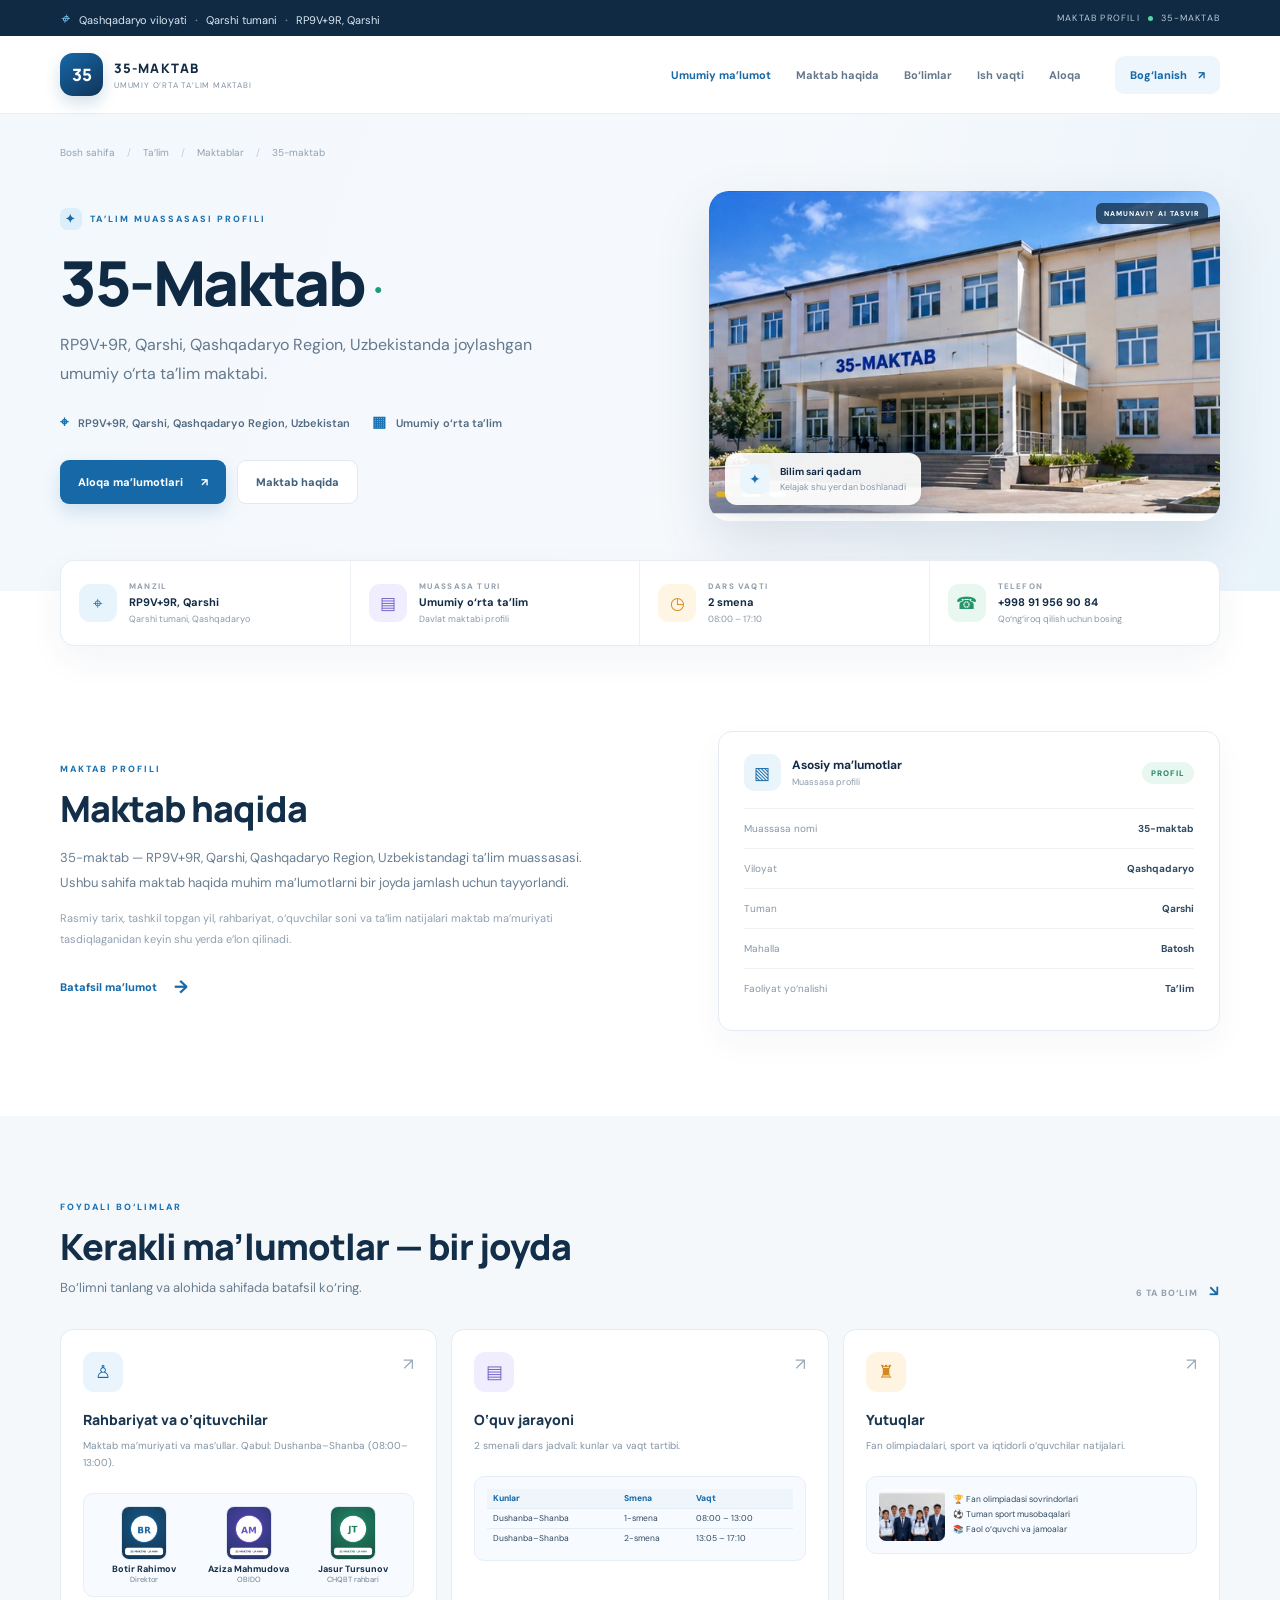
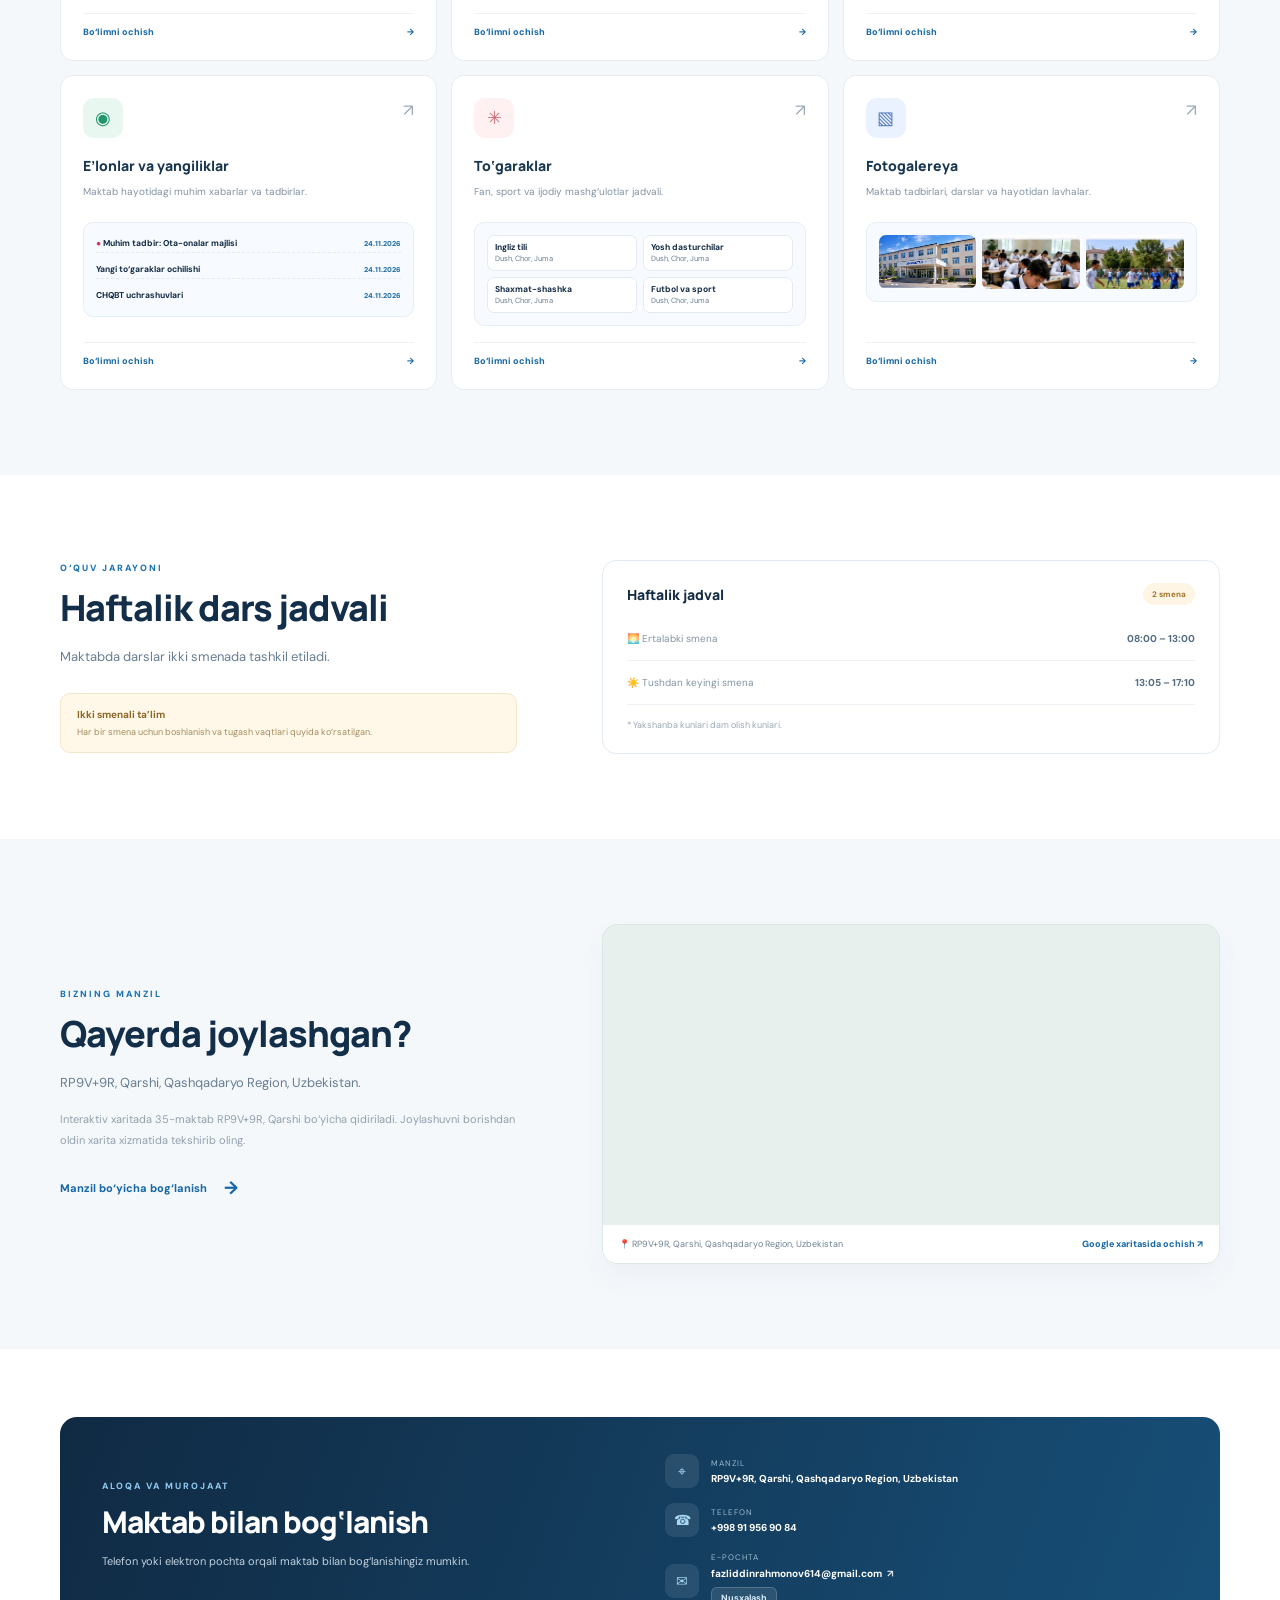
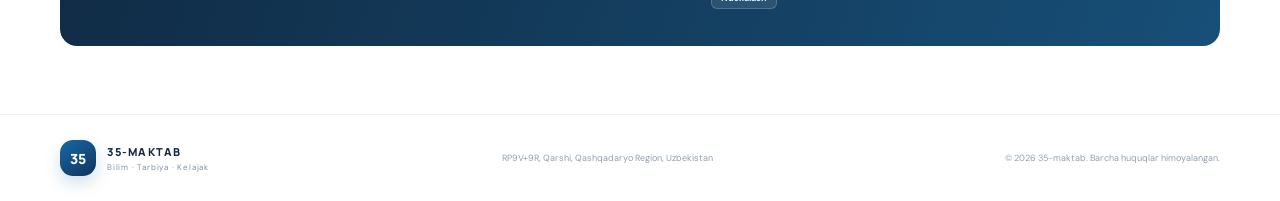
<file: index.html>
<!doctype html>
<html lang="uz">
<head>
<meta charset="utf-8"><meta name="viewport" content="width=device-width,initial-scale=1">
<meta name="description" content="RP9V+9R, Qarshi, Qashqadaryo Region, Uzbekistandagi 35-maktab haqida ma’lumot, aloqa, ta’lim, e’lonlar va fotogalereya.">
<meta name="theme-color" content="#102a43">
<title>35-Maktab — RP9V+9R, Qarshi, Qashqadaryo Region, Uzbekistan</title>
<link rel="icon" href="assets/favicon.svg" type="image/svg+xml">
<link rel="preconnect" href="https://fonts.googleapis.com"><link rel="preconnect" href="https://fonts.gstatic.com" crossorigin>
<link href="https://fonts.googleapis.com/css2?family=DM+Sans:wght@400;500;600;700;800&family=Manrope:wght@400;500;600;700;800&display=swap" rel="stylesheet">
<link rel="stylesheet" href="style.css">
</head>
<body>
<div class="topline"><div class="wrap topinner"><span><i class="pin">⌖</i> Qashqadaryo viloyati <b>·</b> Qarshi tumani <b>·</b> RP9V+9R, Qarshi</span><span class="topright">MAKTAB PROFILI <b class="dot"></b> 35-MAKTAB</span></div></div>
<header class="header"><div class="wrap nav">
<a class="brand" href="index.html"><span class="brandmark">35</span><span class="brandtext"><strong>35-MAKTAB</strong><small>UMUMIY O‘RTA TA’LIM MAKTABI</small></span></a>
<button class="menu" id="menuBtn" aria-label="Menyuni ochish" aria-expanded="false">☰</button>
<nav id="navlinks"><a class="active" href="#overview">Umumiy ma’lumot</a><a href="#about">Maktab haqida</a><a href="#directions">Bo‘limlar</a><a href="#hours">Ish vaqti</a><a href="#contact">Aloqa</a></nav>
<a class="header-cta" href="#contact">Bog‘lanish <span>↗</span></a>
</div></header>
<main>
<section class="hero" id="overview"><div class="wrap">
<div class="crumb">Bosh sahifa <span>/</span> Ta’lim <span>/</span> Maktablar <span>/</span> 35-maktab</div>
<div class="hero-grid">
<div class="hero-copy"><div class="eyebrow"><span class="eyebrow-icon">✦</span> TA’LIM MUASSASASI PROFILI</div>
<h1>35-Maktab <span class="verified" title="Rasmiy tasdiq belgisi emas">●</span></h1>
<p class="hero-lead">RP9V+9R, Qarshi, Qashqadaryo Region, Uzbekistanda joylashgan umumiy o‘rta ta’lim maktabi.</p>
<div class="hero-meta"><span><b class="meta-icon">⌖</b> RP9V+9R, Qarshi, Qashqadaryo Region, Uzbekistan</span><span><b class="meta-icon">▦</b> Umumiy o‘rta ta’lim</span></div>
<div class="hero-actions"><a class="btn primary" href="#contact">Aloqa ma’lumotlari <span>↗</span></a><a class="btn ghost" href="#about">Maktab haqida</a></div>
</div>
<div class="hero-visual hero-photo"><img src="assets/school-exterior.jpg" alt="Maktab binosi — sun’iy intellektda yaratilgan namunaviy tasvir"><div class="photo-caption"><span>✦</span><div><b>Bilim sari qadam</b><small>Kelajak shu yerdan boshlanadi</small></div></div><span class="ai-note">NAMUNAVIY AI TASVIR</span></div>
</div></div></section>
<section class="quick-wrap"><div class="wrap quick-grid">
<div class="quick-card"><span class="quick-icon blue">⌖</span><div><small>MANZIL</small><b>RP9V+9R, Qarshi</b><span>Qarshi tumani, Qashqadaryo</span></div></div>
<div class="quick-card"><span class="quick-icon violet">▤</span><div><small>MUASSASA TURI</small><b>Umumiy o‘rta ta’lim</b><span>Davlat maktabi profili</span></div></div>
<div class="quick-card"><span class="quick-icon amber">◷</span><div><small>DARS VAQTI</small><b>2 smena</b><span>08:00 – 17:10</span></div></div>
<div class="quick-card"><span class="quick-icon green">☎</span><div><small>TELEFON</small><b><a href="tel:+998919569084">+998 91 956 90 84</a></b><span>Qo‘ng‘iroq qilish uchun bosing</span></div></div>
</div></section>
<section class="section" id="about"><div class="wrap two-col"><div><div class="section-label">MAKTAB PROFILI</div><h2>Maktab haqida</h2><p class="section-intro">35-maktab — RP9V+9R, Qarshi, Qashqadaryo Region, Uzbekistandagi ta’lim muassasasi. Ushbu sahifa maktab haqida muhim ma’lumotlarni bir joyda jamlash uchun tayyorlandi.</p><p class="muted">Rasmiy tarix, tashkil topgan yil, rahbariyat, o‘quvchilar soni va ta’lim natijalari maktab ma’muriyati tasdiqlaganidan keyin shu yerda e’lon qilinadi.</p><a class="text-link" href="maktab-haqida.html">Batafsil ma’lumot <span>→</span></a></div>
<div class="info-panel"><div class="panel-head"><span class="panel-icon">▧</span><div><b>Asosiy ma’lumotlar</b><small>Muassasa profili</small></div><span class="panel-pill">PROFIL</span></div><div class="data-row"><span>Muassasa nomi</span><b>35-maktab</b></div><div class="data-row"><span>Viloyat</span><b>Qashqadaryo</b></div><div class="data-row"><span>Tuman</span><b>Qarshi</b></div><div class="data-row"><span>Mahalla</span><b>Batosh</b></div><div class="data-row"><span>Faoliyat yo‘nalishi</span><b>Ta’lim</b></div></div>
</div></section>
<section class="section soft" id="directions"><div class="wrap"><div class="section-heading"><div><div class="section-label">FOYDALI BO‘LIMLAR</div><h2>Kerakli ma’lumotlar — bir joyda</h2><p class="section-intro">Bo‘limni tanlang va alohida sahifada batafsil ko‘ring.</p></div><span class="heading-note">6 TA BO‘LIM <b>↘</b></span></div>
<div class="directory-grid">
<a class="directory-card" href="rahbariyat.html">
  <span class="dir-icon c1">♙</span><span class="dir-arrow">↗</span>
  <h3>Rahbariyat va o‘qituvchilar</h3>
  <p>Maktab ma’muriyati va mas’ullar. Qabul: Dushanba–Shanba (08:00–13:00).</p>
  <div class="dir-preview">
    <div class="dir-people">
      <div class="dir-person"><img src="assets/director.jpg" alt="Botir Rahimov"><b>Botir Rahimov</b><small>Direktor</small></div>
      <div class="dir-person"><img src="assets/obido.jpg" alt="Aziza Mahmudova"><b>Aziza Mahmudova</b><small>OBIDO</small></div>
      <div class="dir-person"><img src="assets/chqyt.jpg" alt="Jasur Tursunov"><b>Jasur Tursunov</b><small>CHQBT rahbari</small></div>
    </div>
  </div>
  <span class="dir-bottom">Bo‘limni ochish <b>→</b></span>
</a>
<a class="directory-card" href="oquv-jarayoni.html">
  <span class="dir-icon c2">▤</span><span class="dir-arrow">↗</span>
  <h3>O‘quv jarayoni</h3>
  <p>2 smenali dars jadvali: kunlar va vaqt tartibi.</p>
  <div class="dir-preview">
    <table class="dir-mini-table">
      <thead><tr><th>Kunlar</th><th>Smena</th><th>Vaqt</th></tr></thead>
      <tbody>
        <tr><td>Dushanba–Shanba</td><td>1-smena</td><td>08:00 – 13:00</td></tr>
        <tr><td>Dushanba–Shanba</td><td>2-smena</td><td>13:05 – 17:10</td></tr>
      </tbody>
    </table>
  </div>
  <span class="dir-bottom">Bo‘limni ochish <b>→</b></span>
</a>
<a class="directory-card" href="yutuqlar.html">
  <span class="dir-icon c3">♜</span><span class="dir-arrow">↗</span>
  <h3>Yutuqlar</h3>
  <p>Fan olimpiadalari, sport va iqtidorli o‘quvchilar natijalari.</p>
  <div class="dir-preview">
    <div class="dir-ach-row">
      <img src="assets/achievement.jpg" alt="Maktab yutuqlari">
      <div class="dir-ach-list">
        <span>🏆 Fan olimpiadasi sovrindorlari</span>
        <span>⚽ Tuman sport musobaqalari</span>
        <span>📚 Faol o‘quvchi va jamoalar</span>
      </div>
    </div>
  </div>
  <span class="dir-bottom">Bo‘limni ochish <b>→</b></span>
</a>
<a class="directory-card" href="elonlar.html">
  <span class="dir-icon c4">◉</span><span class="dir-arrow">↗</span>
  <h3>E’lonlar va yangiliklar</h3>
  <p>Maktab hayotidagi muhim xabarlar va tadbirlar.</p>
  <div class="dir-preview">
    <div class="dir-news-item"><b><span style="color:#d6336c">●</span> Muhim tadbir: Ota-onalar majlisi</b><small>24.11.2026</small></div>
    <div class="dir-news-item"><b>Yangi to‘garaklar ochilishi</b><small>24.11.2026</small></div>
    <div class="dir-news-item"><b>CHQBT uchrashuvlari</b><small>24.11.2026</small></div>
  </div>
  <span class="dir-bottom">Bo‘limni ochish <b>→</b></span>
</a>
<a class="directory-card" href="togaraklar.html">
  <span class="dir-icon c5">✳</span><span class="dir-arrow">↗</span>
  <h3>To‘garaklar</h3>
  <p>Fan, sport va ijodiy mashg‘ulotlar jadvali.</p>
  <div class="dir-preview">
    <div class="dir-clubs-grid">
      <div class="dir-club-chip"><b>Ingliz tili</b><small>Dush, Chor, Juma</small></div>
      <div class="dir-club-chip"><b>Yosh dasturchilar</b><small>Dush, Chor, Juma</small></div>
      <div class="dir-club-chip"><b>Shaxmat-shashka</b><small>Dush, Chor, Juma</small></div>
      <div class="dir-club-chip"><b>Futbol va sport</b><small>Dush, Chor, Juma</small></div>
    </div>
  </div>
  <span class="dir-bottom">Bo‘limni ochish <b>→</b></span>
</a>
<a class="directory-card" href="fotogalereya.html">
  <span class="dir-icon c6">▧</span><span class="dir-arrow">↗</span>
  <h3>Fotogalereya</h3>
  <p>Maktab tadbirlari, darslar va hayotidan lavhalar.</p>
  <div class="dir-preview">
    <div class="dir-gal-strip">
      <img src="assets/school-exterior.jpg" alt="Maktab binosi">
      <img src="assets/classroom.jpg" alt="Dars jarayoni">
      <img src="assets/sports.jpg" alt="Sport mashg‘uloti">
    </div>
  </div>
  <span class="dir-bottom">Bo‘limni ochish <b>→</b></span>
</a>
</div></div></section>
<section class="section" id="hours"><div class="wrap hours-layout"><div><div class="section-label">O‘QUV JARAYONI</div><h2>Haftalik dars jadvali</h2><p class="section-intro">Maktabda darslar ikki smenada tashkil etiladi.</p><div class="notice"><b>Ikki smenali ta’lim</b><span>Har bir smena uchun boshlanish va tugash vaqtlari quyida ko‘rsatilgan.</span></div></div><div class="hours-card"><div class="hours-head"><b>Haftalik jadval</b><span class="status">2 smena</span></div><div class="hours-row"><span>🌅 Ertalabki smena</span><b>08:00 – 13:00</b></div><div class="hours-row"><span>☀️ Tushdan keyingi smena</span><b>13:05 – 17:10</b></div><small>* Yakshanba kunlari dam olish kunlari.</small></div></div></section>
<section class="section map-section" id="location"><div class="wrap map-layout"><div><div class="section-label">BIZNING MANZIL</div><h2>Qayerda joylashgan?</h2><p class="section-intro">RP9V+9R, Qarshi, Qashqadaryo Region, Uzbekistan.</p><p class="muted">Interaktiv xaritada 35-maktab RP9V+9R, Qarshi bo‘yicha qidiriladi. Joylashuvni borishdan oldin xarita xizmatida tekshirib oling.</p><a class="text-link" href="#contact">Manzil bo‘yicha bog‘lanish <span>→</span></a></div><div class="real-map-wrap">
<iframe class="real-map" title="35-maktab, RP9V+9R, Qarshi xaritasi" loading="lazy" referrerpolicy="no-referrer-when-downgrade" src="https://www.google.com/maps?q=RP9V%2B9R%2C+Qarshi%2C+Qashqadaryo+Region%2C+Uzbekistan&output=embed"></iframe>
<div class="map-under"><span>📍 RP9V+9R, Qarshi, Qashqadaryo Region, Uzbekistan</span><a href="https://www.google.com/maps/search/?api=1&query=RP9V%2B9R%2C%20Qarshi%2C%20Qashqadaryo%20Region%2C%20Uzbekistan" target="_blank" rel="noopener">Google xaritasida ochish ↗</a></div>
</div></div></section>
<section class="section contact-section" id="contact"><div class="wrap contact-box"><div><div class="section-label light">ALOQA VA MUROJAAT</div><h2>Maktab bilan bog‘lanish</h2><p>Telefon yoki elektron pochta orqali maktab bilan bog‘lanishingiz mumkin.</p></div><div class="contact-details"><div><span>⌖</span><p><small>MANZIL</small><b>RP9V+9R, Qarshi, Qashqadaryo Region, Uzbekistan</b></p></div><div><span>☎</span><p><small>TELEFON</small><b><a href="tel:+998919569084">+998 91 956 90 84</a></b></p></div><div class="email-contact-row"><span>✉</span><p><small>E-POCHTA</small><b><a class="contact-email-link" href="mailto:fazliddinrahmonov614@gmail.com?subject=35-maktab%20bo%E2%80%98yicha%20murojaat" title="Email yuborish uchun bosing">fazliddinrahmonov614@gmail.com <span class="mail-ext" aria-hidden="true">↗</span></a></b><button type="button" class="copy-email-btn" id="copyEmailBtn" data-email="fazliddinrahmonov614@gmail.com" title="Manzilni nusxalash">Nusxalash</button></p></div></div></div></section>
</main>
<footer class="footer"><div class="wrap footer-inner"><a class="brand footer-brand" href="#"><span class="brandmark">35</span><span class="brandtext"><strong>35-MAKTAB</strong><small>Bilim · Tarbiya · Kelajak</small></span></a><p>RP9V+9R, Qarshi, Qashqadaryo Region, Uzbekistan</p><span>© <span id="year"></span> 35-maktab. Barcha huquqlar himoyalangan.</span></div></footer>
<script src="script.js"></script>
</body></html>
</file>
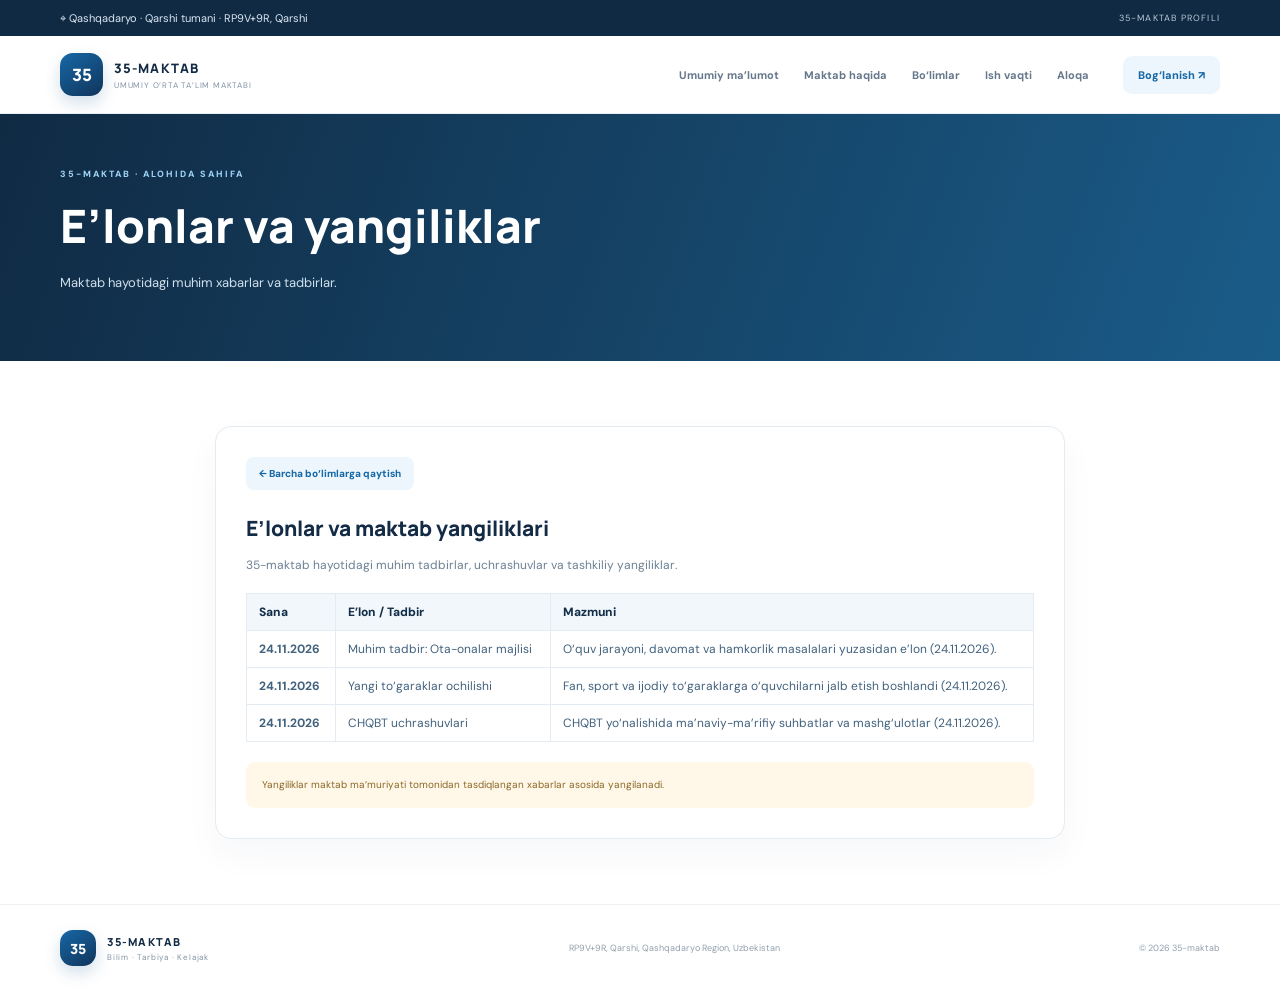
<file: elonlar.html>
<!doctype html><html lang="uz"><head><meta charset="utf-8"><meta name="viewport" content="width=device-width,initial-scale=1"><meta name="description" content="35-maktab — E’lonlar va yangiliklar. Qashqadaryo, Qarshi tumani, RP9V+9R, Qarshi."><meta name="theme-color" content="#102a43"><title>E’lonlar va yangiliklar | 35-Maktab</title><link rel="icon" href="assets/favicon.svg" type="image/svg+xml"><link rel="stylesheet" href="style.css"><link rel="preconnect" href="https://fonts.googleapis.com"><link rel="preconnect" href="https://fonts.gstatic.com" crossorigin><link href="https://fonts.googleapis.com/css2?family=DM+Sans:wght@400;500;600;700;800&family=Manrope:wght@400;500;600;700;800&display=swap" rel="stylesheet"><style>.subhero{padding:54px 0;background:linear-gradient(110deg,#102a43,#1a5c89);color:white}.subhero .section-label{color:#9ed3f5}.subhero h1{font:800 clamp(30px,5vw,46px) Manrope;margin:14px 0}.subhero p{color:#d1e0ec;max-width:650px;line-height:1.8;font-size:13px}.subcard{max-width:850px;margin:auto;border:1px solid #e4ebf2;border-radius:16px;padding:30px;background:white;box-shadow:0 15px 35px #163b5c0a}.subcard h2{font:800 21px Manrope;margin:0 0 12px}.subcard p,.subcard li{font-size:12px;color:#6c8093;line-height:1.9}.subcard ul{padding-left:20px;margin:16px 0}.backlink{display:inline-block;background:#edf6fc;color:#1768a7;border-radius:8px;padding:10px 13px;font-size:10px;font-weight:800;margin-bottom:24px}.subnote{padding:14px 16px;border-radius:9px;background:#fff8e9;color:#8c6726;font-size:10px;line-height:1.8;margin-top:20px}.subpage{padding:65px 0;min-height:47vh}</style></head><body><div class="topline"><div class="wrap topinner"><span>⌖ Qashqadaryo · Qarshi tumani · RP9V+9R, Qarshi</span><span class="topright">35-MAKTAB PROFILI</span></div></div><header class="header"><div class="wrap nav"><a class="brand" href="index.html"><span class="brandmark">35</span><span class="brandtext"><strong>35-MAKTAB</strong><small>UMUMIY O‘RTA TA’LIM MAKTABI</small></span></a><button class="menu" id="menuBtn" aria-label="Menyuni ochish">☰</button><nav id="navlinks"><a href="index.html#overview">Umumiy ma’lumot</a><a href="index.html#about">Maktab haqida</a><a href="index.html#directions">Bo‘limlar</a><a href="index.html#hours">Ish vaqti</a><a href="index.html#contact">Aloqa</a></nav><a class="header-cta" href="index.html#contact">Bog‘lanish ↗</a></div></header><main><section class="subhero"><div class="wrap"><div class="section-label">35-MAKTAB · ALOHIDA SAHIFA</div><h1>E’lonlar va yangiliklar</h1><p>Maktab hayotidagi muhim xabarlar va tadbirlar.</p></div></section><section class="subpage"><div class="wrap"><article class="subcard">
<a class="backlink" href="index.html#directions">← Barcha bo‘limlarga qaytish</a>
<h2>E’lonlar va maktab yangiliklari</h2>
<p>35-maktab hayotidagi muhim tadbirlar, uchrashuvlar va tashkiliy yangiliklar.</p>
<table class="info-table">
  <thead><tr><th>Sana</th><th>E’lon / Tadbir</th><th>Mazmuni</th></tr></thead>
  <tbody>
    <tr><td><strong>24.11.2026</strong></td><td>Muhim tadbir: Ota-onalar majlisi</td><td>O‘quv jarayoni, davomat va hamkorlik masalalari yuzasidan e’lon (24.11.2026).</td></tr>
    <tr><td><strong>24.11.2026</strong></td><td>Yangi to‘garaklar ochilishi</td><td>Fan, sport va ijodiy to‘garaklarga o‘quvchilarni jalb etish boshlandi (24.11.2026).</td></tr>
    <tr><td><strong>24.11.2026</strong></td><td>CHQBT uchrashuvlari</td><td>CHQBT yo‘nalishida ma’naviy-ma’rifiy suhbatlar va mashg‘ulotlar (24.11.2026).</td></tr>
  </tbody>
</table>
<div class="subnote">Yangiliklar maktab ma’muriyati tomonidan tasdiqlangan xabarlar asosida yangilanadi.</div>
</article></div></section></main><footer class="footer"><div class="wrap footer-inner"><a class="brand footer-brand" href="index.html"><span class="brandmark">35</span><span class="brandtext"><strong>35-MAKTAB</strong><small>Bilim · Tarbiya · Kelajak</small></span></a><p>RP9V+9R, Qarshi, Qashqadaryo Region, Uzbekistan</p><span>© <span id="year"></span> 35-maktab</span></div></footer><script src="script.js"></script></body></html>
</file>
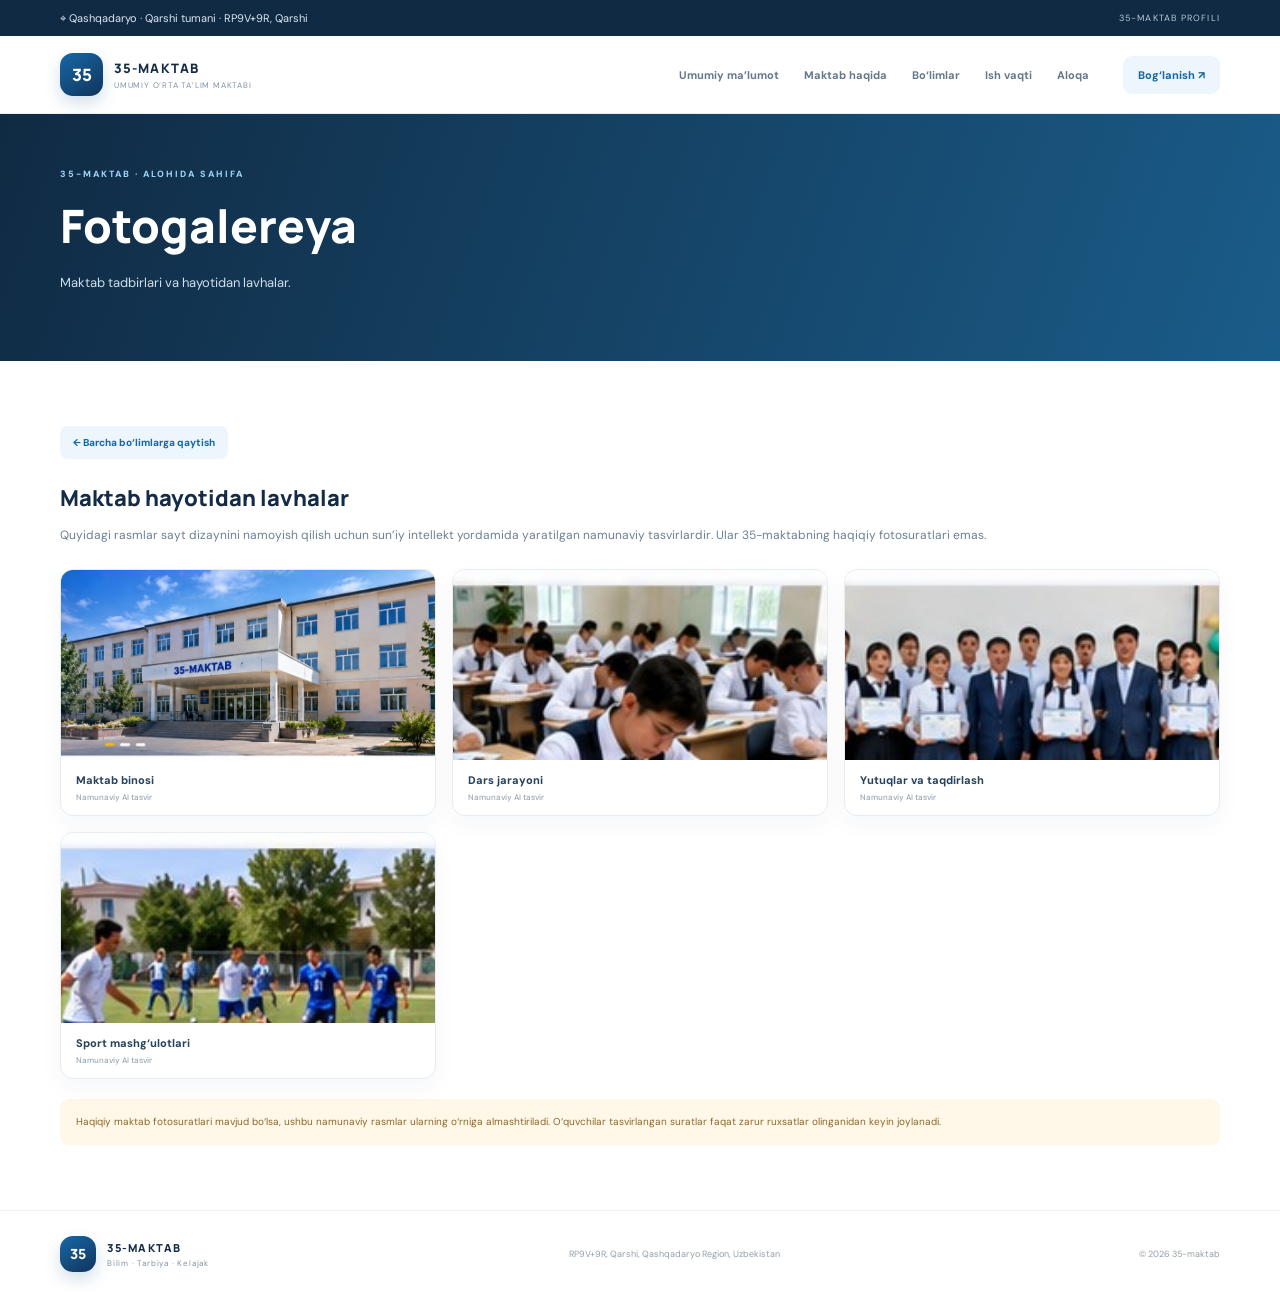
<file: fotogalereya.html>
<!doctype html><html lang="uz"><head><meta charset="utf-8"><meta name="viewport" content="width=device-width,initial-scale=1"><meta name="description" content="35-maktab — Fotogalereya. Qashqadaryo, Qarshi tumani, RP9V+9R, Qarshi."><meta name="theme-color" content="#102a43"><title>Fotogalereya | 35-Maktab</title><link rel="icon" href="assets/favicon.svg" type="image/svg+xml"><link rel="stylesheet" href="style.css"><link rel="preconnect" href="https://fonts.googleapis.com"><link rel="preconnect" href="https://fonts.gstatic.com" crossorigin><link href="https://fonts.googleapis.com/css2?family=DM+Sans:wght@400;500;600;700;800&family=Manrope:wght@400;500;600;700;800&display=swap" rel="stylesheet"><style>.subhero{padding:54px 0;background:linear-gradient(110deg,#102a43,#1a5c89);color:white}.subhero .section-label{color:#9ed3f5}.subhero h1{font:800 clamp(30px,5vw,46px) Manrope;margin:14px 0}.subhero p{color:#d1e0ec;max-width:650px;line-height:1.8;font-size:13px}.subcard{max-width:850px;margin:auto;border:1px solid #e4ebf2;border-radius:16px;padding:30px;background:white;box-shadow:0 15px 35px #163b5c0a}.subcard h2{font:800 21px Manrope;margin:0 0 12px}.subcard p,.subcard li{font-size:12px;color:#6c8093;line-height:1.9}.subcard ul{padding-left:20px;margin:16px 0}.backlink{display:inline-block;background:#edf6fc;color:#1768a7;border-radius:8px;padding:10px 13px;font-size:10px;font-weight:800;margin-bottom:24px}.subnote{padding:14px 16px;border-radius:9px;background:#fff8e9;color:#8c6726;font-size:10px;line-height:1.8;margin-top:20px}.subpage{padding:65px 0;min-height:47vh}</style></head><body><div class="topline"><div class="wrap topinner"><span>⌖ Qashqadaryo · Qarshi tumani · RP9V+9R, Qarshi</span><span class="topright">35-MAKTAB PROFILI</span></div></div><header class="header"><div class="wrap nav"><a class="brand" href="index.html"><span class="brandmark">35</span><span class="brandtext"><strong>35-MAKTAB</strong><small>UMUMIY O‘RTA TA’LIM MAKTABI</small></span></a><button class="menu" id="menuBtn" aria-label="Menyuni ochish">☰</button><nav id="navlinks"><a href="index.html#overview">Umumiy ma’lumot</a><a href="index.html#about">Maktab haqida</a><a href="index.html#directions">Bo‘limlar</a><a href="index.html#hours">Ish vaqti</a><a href="index.html#contact">Aloqa</a></nav><a class="header-cta" href="index.html#contact">Bog‘lanish ↗</a></div></header><main><section class="subhero"><div class="wrap"><div class="section-label">35-MAKTAB · ALOHIDA SAHIFA</div><h1>Fotogalereya</h1><p>Maktab tadbirlari va hayotidan lavhalar.</p></div></section><section class="subpage"><div class="wrap"><div><a class="backlink" href="index.html#directions">← Barcha bo‘limlarga qaytish</a><h2 style="font:800 22px Manrope;margin:0 0 8px">Maktab hayotidan lavhalar</h2><p style="font-size:12px;color:#6c8093;line-height:1.8">Quyidagi rasmlar sayt dizaynini namoyish qilish uchun sun’iy intellekt yordamida yaratilgan namunaviy tasvirlardir. Ular 35-maktabning haqiqiy fotosuratlari emas.</p><div class="gallery-grid"><figure class="gallery-item"><img src="assets/school-exterior.jpg" alt="Maktab binosining namunaviy AI tasviri"><figcaption>Maktab binosi<small>Namunaviy AI tasvir</small></figcaption></figure><figure class="gallery-item"><img src="assets/classroom.jpg" alt="Dars jarayonining namunaviy AI tasviri"><figcaption>Dars jarayoni<small>Namunaviy AI tasvir</small></figcaption></figure><figure class="gallery-item"><img src="assets/achievement.jpg" alt="Taqdirlash tadbirining namunaviy AI tasviri"><figcaption>Yutuqlar va taqdirlash<small>Namunaviy AI tasvir</small></figcaption></figure><figure class="gallery-item"><img src="assets/sports.jpg" alt="Sport mashg‘ulotining namunaviy AI tasviri"><figcaption>Sport mashg‘ulotlari<small>Namunaviy AI tasvir</small></figcaption></figure></div><div class="subnote">Haqiqiy maktab fotosuratlari mavjud bo‘lsa, ushbu namunaviy rasmlar ularning o‘rniga almashtiriladi. O‘quvchilar tasvirlangan suratlar faqat zarur ruxsatlar olinganidan keyin joylanadi.</div></div></div></section></main><footer class="footer"><div class="wrap footer-inner"><a class="brand footer-brand" href="index.html"><span class="brandmark">35</span><span class="brandtext"><strong>35-MAKTAB</strong><small>Bilim · Tarbiya · Kelajak</small></span></a><p>RP9V+9R, Qarshi, Qashqadaryo Region, Uzbekistan</p><span>© <span id="year"></span> 35-maktab</span></div></footer><script src="script.js"></script></body></html>
</file>
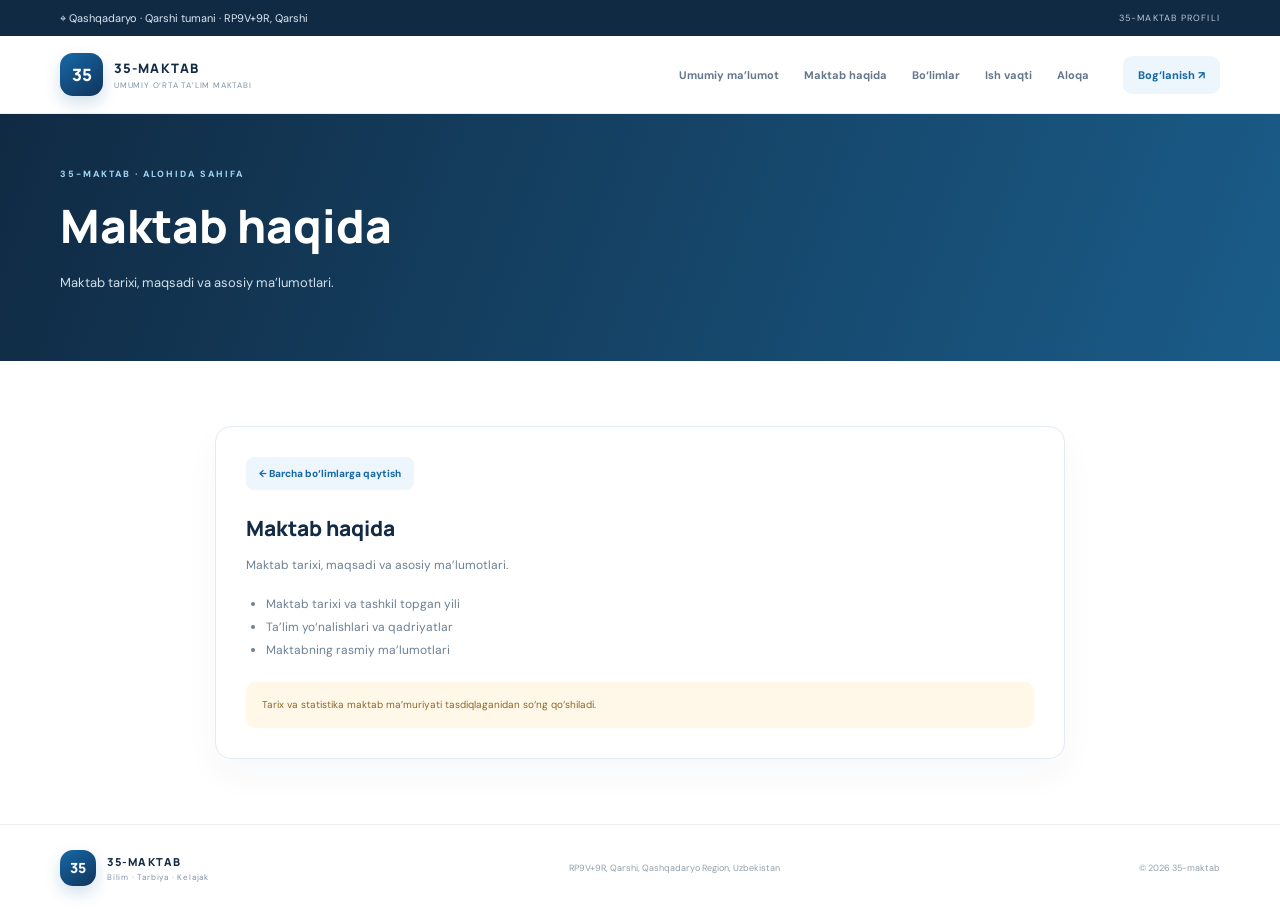
<file: maktab-haqida.html>
<!doctype html><html lang="uz"><head><meta charset="utf-8"><meta name="viewport" content="width=device-width,initial-scale=1"><meta name="description" content="35-maktab — Maktab haqida. Qashqadaryo, Qarshi tumani, RP9V+9R, Qarshi."><meta name="theme-color" content="#102a43"><title>Maktab haqida | 35-Maktab</title><link rel="icon" href="assets/favicon.svg" type="image/svg+xml"><link rel="stylesheet" href="style.css"><link rel="preconnect" href="https://fonts.googleapis.com"><link rel="preconnect" href="https://fonts.gstatic.com" crossorigin><link href="https://fonts.googleapis.com/css2?family=DM+Sans:wght@400;500;600;700;800&family=Manrope:wght@400;500;600;700;800&display=swap" rel="stylesheet"><style>.subhero{padding:54px 0;background:linear-gradient(110deg,#102a43,#1a5c89);color:white}.subhero .section-label{color:#9ed3f5}.subhero h1{font:800 clamp(30px,5vw,46px) Manrope;margin:14px 0}.subhero p{color:#d1e0ec;max-width:650px;line-height:1.8;font-size:13px}.subcard{max-width:850px;margin:auto;border:1px solid #e4ebf2;border-radius:16px;padding:30px;background:white;box-shadow:0 15px 35px #163b5c0a}.subcard h2{font:800 21px Manrope;margin:0 0 12px}.subcard p,.subcard li{font-size:12px;color:#6c8093;line-height:1.9}.subcard ul{padding-left:20px;margin:16px 0}.backlink{display:inline-block;background:#edf6fc;color:#1768a7;border-radius:8px;padding:10px 13px;font-size:10px;font-weight:800;margin-bottom:24px}.subnote{padding:14px 16px;border-radius:9px;background:#fff8e9;color:#8c6726;font-size:10px;line-height:1.8;margin-top:20px}.subpage{padding:65px 0;min-height:47vh}</style></head><body><div class="topline"><div class="wrap topinner"><span>⌖ Qashqadaryo · Qarshi tumani · RP9V+9R, Qarshi</span><span class="topright">35-MAKTAB PROFILI</span></div></div><header class="header"><div class="wrap nav"><a class="brand" href="index.html"><span class="brandmark">35</span><span class="brandtext"><strong>35-MAKTAB</strong><small>UMUMIY O‘RTA TA’LIM MAKTABI</small></span></a><button class="menu" id="menuBtn" aria-label="Menyuni ochish">☰</button><nav id="navlinks"><a href="index.html#overview">Umumiy ma’lumot</a><a href="index.html#about">Maktab haqida</a><a href="index.html#directions">Bo‘limlar</a><a href="index.html#hours">Ish vaqti</a><a href="index.html#contact">Aloqa</a></nav><a class="header-cta" href="index.html#contact">Bog‘lanish ↗</a></div></header><main><section class="subhero"><div class="wrap"><div class="section-label">35-MAKTAB · ALOHIDA SAHIFA</div><h1>Maktab haqida</h1><p>Maktab tarixi, maqsadi va asosiy ma’lumotlari.</p></div></section><section class="subpage"><div class="wrap"><article class="subcard"><a class="backlink" href="index.html#directions">← Barcha bo‘limlarga qaytish</a><h2>Maktab haqida</h2><p>Maktab tarixi, maqsadi va asosiy ma’lumotlari.</p><ul><li>Maktab tarixi va tashkil topgan yili</li><li>Ta’lim yo‘nalishlari va qadriyatlar</li><li>Maktabning rasmiy ma’lumotlari</li></ul><div class="subnote">Tarix va statistika maktab ma’muriyati tasdiqlaganidan so‘ng qo‘shiladi.</div></article></div></section></main><footer class="footer"><div class="wrap footer-inner"><a class="brand footer-brand" href="index.html"><span class="brandmark">35</span><span class="brandtext"><strong>35-MAKTAB</strong><small>Bilim · Tarbiya · Kelajak</small></span></a><p>RP9V+9R, Qarshi, Qashqadaryo Region, Uzbekistan</p><span>© <span id="year"></span> 35-maktab</span></div></footer><script src="script.js"></script></body></html>
</file>
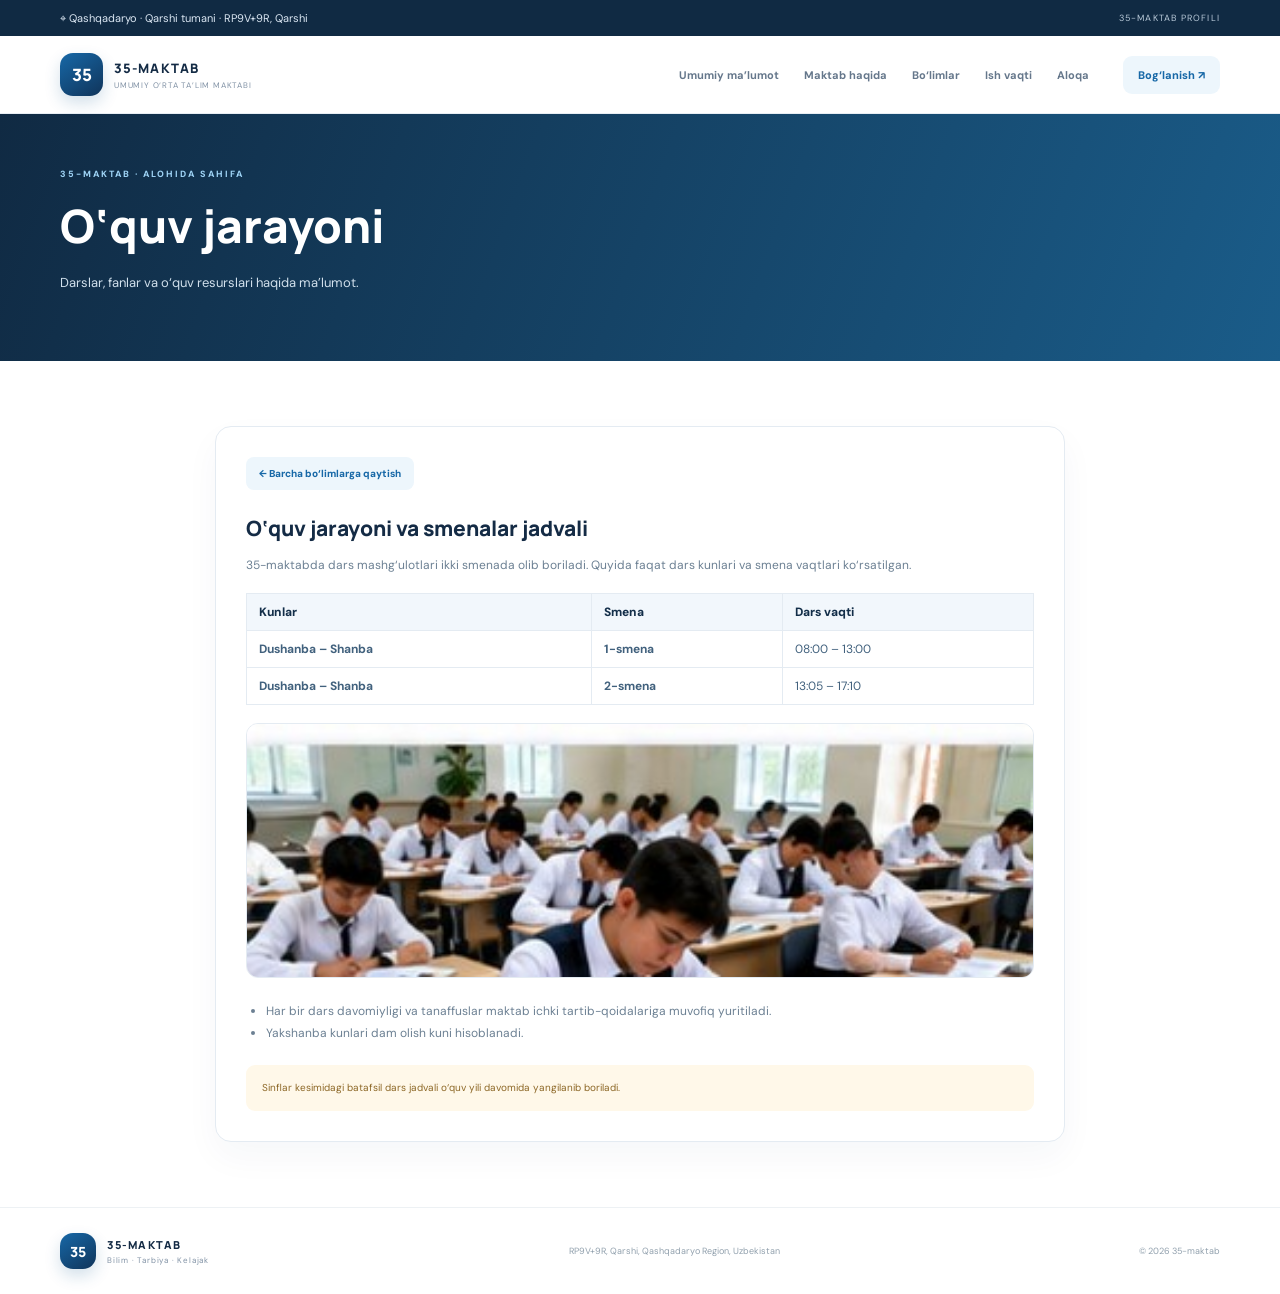
<file: oquv-jarayoni.html>
<!doctype html><html lang="uz"><head><meta charset="utf-8"><meta name="viewport" content="width=device-width,initial-scale=1"><meta name="description" content="35-maktab — O‘quv jarayoni. Qashqadaryo, Qarshi tumani, RP9V+9R, Qarshi."><meta name="theme-color" content="#102a43"><title>O‘quv jarayoni | 35-Maktab</title><link rel="icon" href="assets/favicon.svg" type="image/svg+xml"><link rel="stylesheet" href="style.css"><link rel="preconnect" href="https://fonts.googleapis.com"><link rel="preconnect" href="https://fonts.gstatic.com" crossorigin><link href="https://fonts.googleapis.com/css2?family=DM+Sans:wght@400;500;600;700;800&family=Manrope:wght@400;500;600;700;800&display=swap" rel="stylesheet"><style>.subhero{padding:54px 0;background:linear-gradient(110deg,#102a43,#1a5c89);color:white}.subhero .section-label{color:#9ed3f5}.subhero h1{font:800 clamp(30px,5vw,46px) Manrope;margin:14px 0}.subhero p{color:#d1e0ec;max-width:650px;line-height:1.8;font-size:13px}.subcard{max-width:850px;margin:auto;border:1px solid #e4ebf2;border-radius:16px;padding:30px;background:white;box-shadow:0 15px 35px #163b5c0a}.subcard h2{font:800 21px Manrope;margin:0 0 12px}.subcard p,.subcard li{font-size:12px;color:#6c8093;line-height:1.9}.subcard ul{padding-left:20px;margin:16px 0}.backlink{display:inline-block;background:#edf6fc;color:#1768a7;border-radius:8px;padding:10px 13px;font-size:10px;font-weight:800;margin-bottom:24px}.subnote{padding:14px 16px;border-radius:9px;background:#fff8e9;color:#8c6726;font-size:10px;line-height:1.8;margin-top:20px}.subpage{padding:65px 0;min-height:47vh}</style></head><body><div class="topline"><div class="wrap topinner"><span>⌖ Qashqadaryo · Qarshi tumani · RP9V+9R, Qarshi</span><span class="topright">35-MAKTAB PROFILI</span></div></div><header class="header"><div class="wrap nav"><a class="brand" href="index.html"><span class="brandmark">35</span><span class="brandtext"><strong>35-MAKTAB</strong><small>UMUMIY O‘RTA TA’LIM MAKTABI</small></span></a><button class="menu" id="menuBtn" aria-label="Menyuni ochish">☰</button><nav id="navlinks"><a href="index.html#overview">Umumiy ma’lumot</a><a href="index.html#about">Maktab haqida</a><a href="index.html#directions">Bo‘limlar</a><a href="index.html#hours">Ish vaqti</a><a href="index.html#contact">Aloqa</a></nav><a class="header-cta" href="index.html#contact">Bog‘lanish ↗</a></div></header><main><section class="subhero"><div class="wrap"><div class="section-label">35-MAKTAB · ALOHIDA SAHIFA</div><h1>O‘quv jarayoni</h1><p>Darslar, fanlar va o‘quv resurslari haqida ma’lumot.</p></div></section><section class="subpage"><div class="wrap"><article class="subcard">
<a class="backlink" href="index.html#directions">← Barcha bo‘limlarga qaytish</a>
<h2>O‘quv jarayoni va smenalar jadvali</h2>
<p>35-maktabda dars mashg‘ulotlari ikki smenada olib boriladi. Quyida faqat dars kunlari va smena vaqtlari ko‘rsatilgan.</p>
<table class="info-table">
  <thead><tr><th>Kunlar</th><th>Smena</th><th>Dars vaqti</th></tr></thead>
  <tbody>
    <tr><td><strong>Dushanba – Shanba</strong></td><td><strong>1-smena</strong></td><td>08:00 – 13:00</td></tr>
    <tr><td><strong>Dushanba – Shanba</strong></td><td><strong>2-smena</strong></td><td>13:05 – 17:10</td></tr>
  </tbody>
</table>
<div style="margin:18px 0"><img src="assets/classroom.jpg" alt="35-maktab dars jarayoni" style="width:100%;max-height:290px;object-fit:cover;border-radius:12px;border:1px solid #e4ebf2"></div>
<ul>
  <li>Har bir dars davomiyligi va tanaffuslar maktab ichki tartib-qoidalariga muvofiq yuritiladi.</li>
  <li>Yakshanba kunlari dam olish kuni hisoblanadi.</li>
</ul>
<div class="subnote">Sinflar kesimidagi batafsil dars jadvali o‘quv yili davomida yangilanib boriladi.</div>
</article></div></section></main><footer class="footer"><div class="wrap footer-inner"><a class="brand footer-brand" href="index.html"><span class="brandmark">35</span><span class="brandtext"><strong>35-MAKTAB</strong><small>Bilim · Tarbiya · Kelajak</small></span></a><p>RP9V+9R, Qarshi, Qashqadaryo Region, Uzbekistan</p><span>© <span id="year"></span> 35-maktab</span></div></footer><script src="script.js"></script></body></html>
</file>
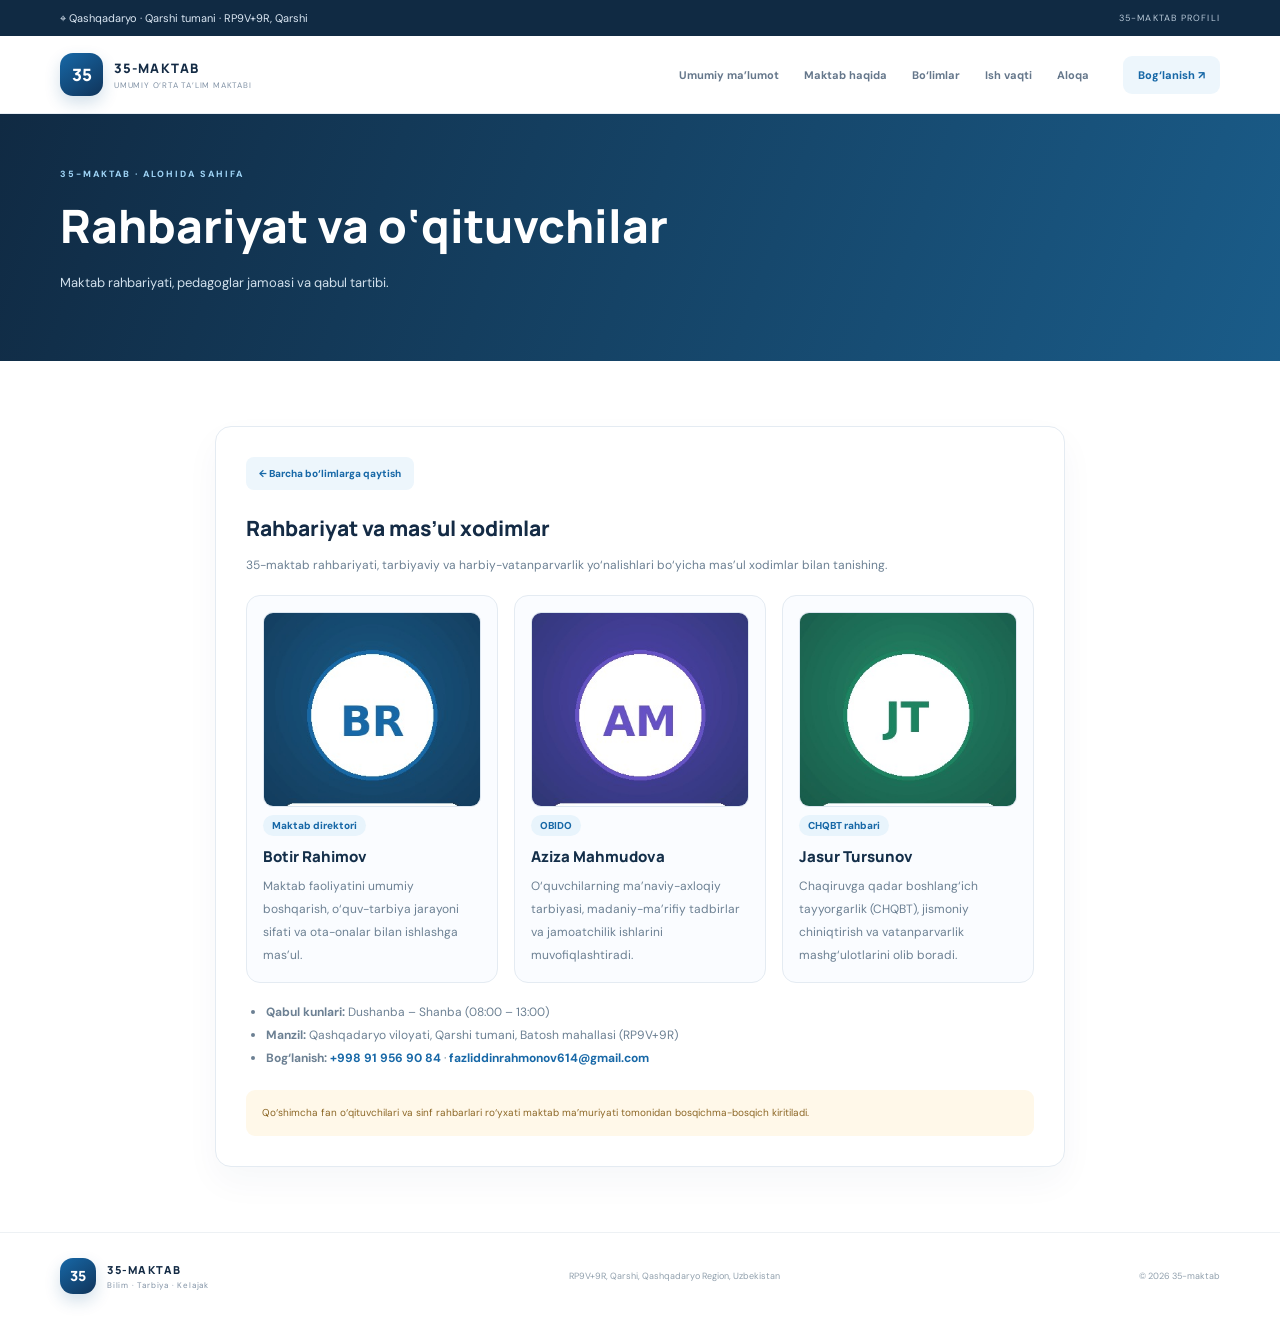
<file: rahbariyat.html>
<!doctype html><html lang="uz"><head><meta charset="utf-8"><meta name="viewport" content="width=device-width,initial-scale=1"><meta name="description" content="35-maktab — Rahbariyat va o‘qituvchilar. Qashqadaryo, Qarshi tumani, RP9V+9R, Qarshi."><meta name="theme-color" content="#102a43"><title>Rahbariyat va o‘qituvchilar | 35-Maktab</title><link rel="icon" href="assets/favicon.svg" type="image/svg+xml"><link rel="stylesheet" href="style.css"><link rel="preconnect" href="https://fonts.googleapis.com"><link rel="preconnect" href="https://fonts.gstatic.com" crossorigin><link href="https://fonts.googleapis.com/css2?family=DM+Sans:wght@400;500;600;700;800&family=Manrope:wght@400;500;600;700;800&display=swap" rel="stylesheet"><style>.subhero{padding:54px 0;background:linear-gradient(110deg,#102a43,#1a5c89);color:white}.subhero .section-label{color:#9ed3f5}.subhero h1{font:800 clamp(30px,5vw,46px) Manrope;margin:14px 0}.subhero p{color:#d1e0ec;max-width:650px;line-height:1.8;font-size:13px}.subcard{max-width:850px;margin:auto;border:1px solid #e4ebf2;border-radius:16px;padding:30px;background:white;box-shadow:0 15px 35px #163b5c0a}.subcard h2{font:800 21px Manrope;margin:0 0 12px}.subcard p,.subcard li{font-size:12px;color:#6c8093;line-height:1.9}.subcard ul{padding-left:20px;margin:16px 0}.backlink{display:inline-block;background:#edf6fc;color:#1768a7;border-radius:8px;padding:10px 13px;font-size:10px;font-weight:800;margin-bottom:24px}.subnote{padding:14px 16px;border-radius:9px;background:#fff8e9;color:#8c6726;font-size:10px;line-height:1.8;margin-top:20px}.subpage{padding:65px 0;min-height:47vh}</style></head><body><div class="topline"><div class="wrap topinner"><span>⌖ Qashqadaryo · Qarshi tumani · RP9V+9R, Qarshi</span><span class="topright">35-MAKTAB PROFILI</span></div></div><header class="header"><div class="wrap nav"><a class="brand" href="index.html"><span class="brandmark">35</span><span class="brandtext"><strong>35-MAKTAB</strong><small>UMUMIY O‘RTA TA’LIM MAKTABI</small></span></a><button class="menu" id="menuBtn" aria-label="Menyuni ochish">☰</button><nav id="navlinks"><a href="index.html#overview">Umumiy ma’lumot</a><a href="index.html#about">Maktab haqida</a><a href="index.html#directions">Bo‘limlar</a><a href="index.html#hours">Ish vaqti</a><a href="index.html#contact">Aloqa</a></nav><a class="header-cta" href="index.html#contact">Bog‘lanish ↗</a></div></header><main><section class="subhero"><div class="wrap"><div class="section-label">35-MAKTAB · ALOHIDA SAHIFA</div><h1>Rahbariyat va o‘qituvchilar</h1><p>Maktab rahbariyati, pedagoglar jamoasi va qabul tartibi.</p></div></section><section class="subpage"><div class="wrap"><article class="subcard">
<a class="backlink" href="index.html#directions">← Barcha bo‘limlarga qaytish</a>
<h2>Rahbariyat va mas’ul xodimlar</h2>
<p>35-maktab rahbariyati, tarbiyaviy va harbiy-vatanparvarlik yo‘nalishlari bo‘yicha mas’ul xodimlar bilan tanishing.</p>
<div class="staff-grid">
  <div class="staff-card">
    <img src="assets/director.jpg" alt="Botir Rahimov — Maktab direktori">
    <span class="staff-role">Maktab direktori</span>
    <h3>Botir Rahimov</h3>
    <p>Maktab faoliyatini umumiy boshqarish, o‘quv-tarbiya jarayoni sifati va ota-onalar bilan ishlashga mas’ul.</p>
  </div>
  <div class="staff-card">
    <img src="assets/obido.jpg" alt="Aziza Mahmudova — OBIDO">
    <span class="staff-role">OBIDO</span>
    <h3>Aziza Mahmudova</h3>
    <p>O‘quvchilarning ma’naviy-axloqiy tarbiyasi, madaniy-ma’rifiy tadbirlar va jamoatchilik ishlarini muvofiqlashtiradi.</p>
  </div>
  <div class="staff-card">
    <img src="assets/chqyt.jpg" alt="Jasur Tursunov — CHQBT rahbari">
    <span class="staff-role">CHQBT rahbari</span>
    <h3>Jasur Tursunov</h3>
    <p>Chaqiruvga qadar boshlang‘ich tayyorgarlik (CHQBT), jismoniy chiniqtirish va vatanparvarlik mashg‘ulotlarini olib boradi.</p>
  </div>
</div>
<ul>
  <li><strong>Qabul kunlari:</strong> Dushanba – Shanba (08:00 – 13:00)</li>
  <li><strong>Manzil:</strong> Qashqadaryo viloyati, Qarshi tumani, Batosh mahallasi (RP9V+9R)</li>
  <li><strong>Bog‘lanish:</strong> <a href="tel:+998919569084" style="color:#1768a7;font-weight:700">+998 91 956 90 84</a> · <a href="mailto:fazliddinrahmonov614@gmail.com" style="color:#1768a7;font-weight:700">fazliddinrahmonov614@gmail.com</a></li>
</ul>
<div class="subnote">Qo‘shimcha fan o‘qituvchilari va sinf rahbarlari ro‘yxati maktab ma’muriyati tomonidan bosqichma-bosqich kiritiladi.</div>
</article></div></section></main><footer class="footer"><div class="wrap footer-inner"><a class="brand footer-brand" href="index.html"><span class="brandmark">35</span><span class="brandtext"><strong>35-MAKTAB</strong><small>Bilim · Tarbiya · Kelajak</small></span></a><p>RP9V+9R, Qarshi, Qashqadaryo Region, Uzbekistan</p><span>© <span id="year"></span> 35-maktab</span></div></footer><script src="script.js"></script></body></html>
</file>
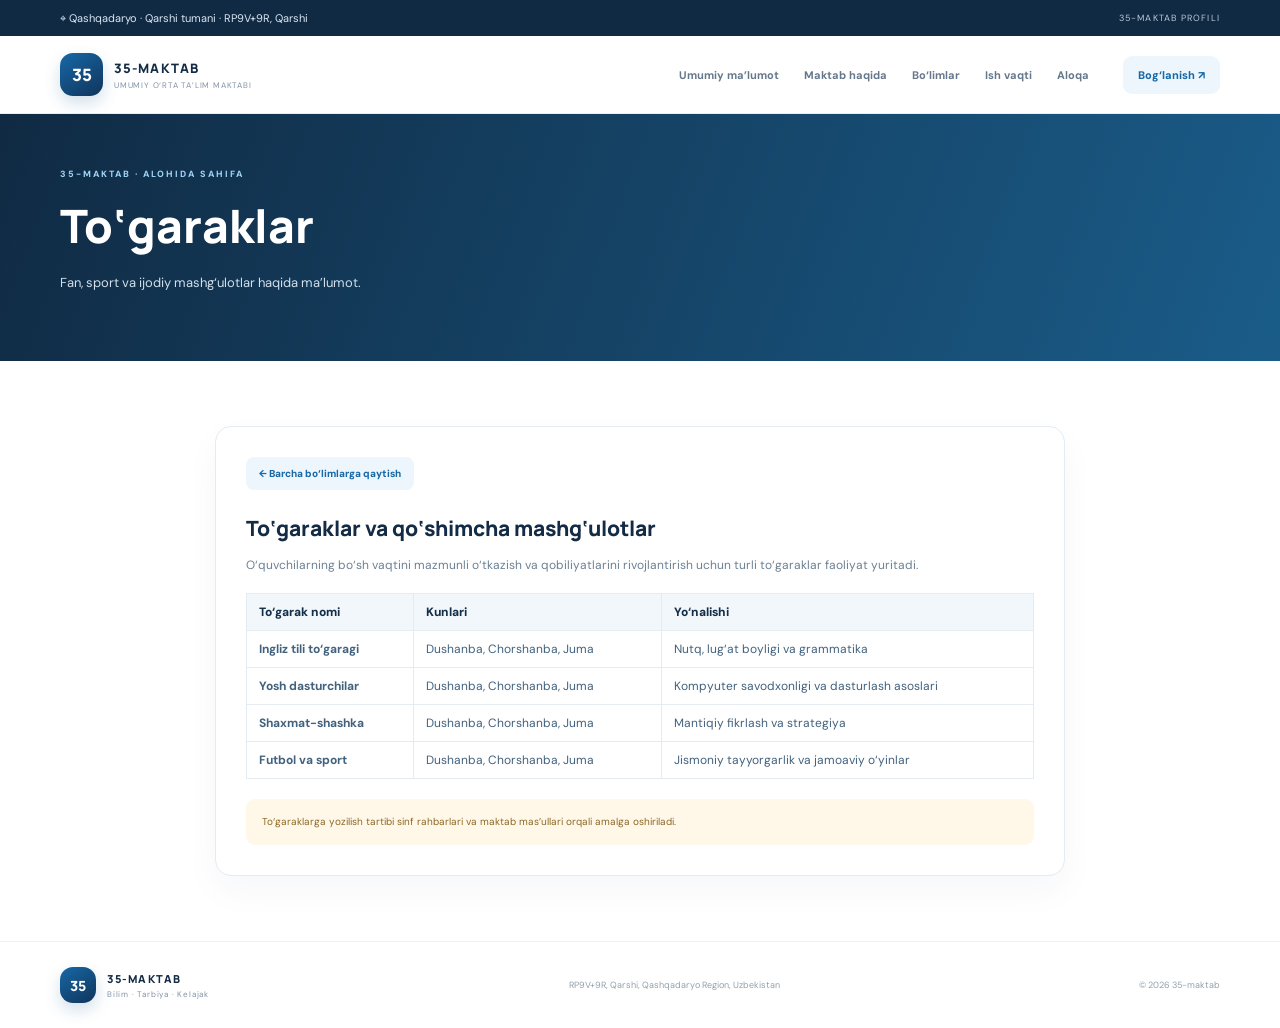
<file: togaraklar.html>
<!doctype html><html lang="uz"><head><meta charset="utf-8"><meta name="viewport" content="width=device-width,initial-scale=1"><meta name="description" content="35-maktab — To‘garaklar. Qashqadaryo, Qarshi tumani, RP9V+9R, Qarshi."><meta name="theme-color" content="#102a43"><title>To‘garaklar | 35-Maktab</title><link rel="icon" href="assets/favicon.svg" type="image/svg+xml"><link rel="stylesheet" href="style.css"><link rel="preconnect" href="https://fonts.googleapis.com"><link rel="preconnect" href="https://fonts.gstatic.com" crossorigin><link href="https://fonts.googleapis.com/css2?family=DM+Sans:wght@400;500;600;700;800&family=Manrope:wght@400;500;600;700;800&display=swap" rel="stylesheet"><style>.subhero{padding:54px 0;background:linear-gradient(110deg,#102a43,#1a5c89);color:white}.subhero .section-label{color:#9ed3f5}.subhero h1{font:800 clamp(30px,5vw,46px) Manrope;margin:14px 0}.subhero p{color:#d1e0ec;max-width:650px;line-height:1.8;font-size:13px}.subcard{max-width:850px;margin:auto;border:1px solid #e4ebf2;border-radius:16px;padding:30px;background:white;box-shadow:0 15px 35px #163b5c0a}.subcard h2{font:800 21px Manrope;margin:0 0 12px}.subcard p,.subcard li{font-size:12px;color:#6c8093;line-height:1.9}.subcard ul{padding-left:20px;margin:16px 0}.backlink{display:inline-block;background:#edf6fc;color:#1768a7;border-radius:8px;padding:10px 13px;font-size:10px;font-weight:800;margin-bottom:24px}.subnote{padding:14px 16px;border-radius:9px;background:#fff8e9;color:#8c6726;font-size:10px;line-height:1.8;margin-top:20px}.subpage{padding:65px 0;min-height:47vh}</style></head><body><div class="topline"><div class="wrap topinner"><span>⌖ Qashqadaryo · Qarshi tumani · RP9V+9R, Qarshi</span><span class="topright">35-MAKTAB PROFILI</span></div></div><header class="header"><div class="wrap nav"><a class="brand" href="index.html"><span class="brandmark">35</span><span class="brandtext"><strong>35-MAKTAB</strong><small>UMUMIY O‘RTA TA’LIM MAKTABI</small></span></a><button class="menu" id="menuBtn" aria-label="Menyuni ochish">☰</button><nav id="navlinks"><a href="index.html#overview">Umumiy ma’lumot</a><a href="index.html#about">Maktab haqida</a><a href="index.html#directions">Bo‘limlar</a><a href="index.html#hours">Ish vaqti</a><a href="index.html#contact">Aloqa</a></nav><a class="header-cta" href="index.html#contact">Bog‘lanish ↗</a></div></header><main><section class="subhero"><div class="wrap"><div class="section-label">35-MAKTAB · ALOHIDA SAHIFA</div><h1>To‘garaklar</h1><p>Fan, sport va ijodiy mashg‘ulotlar haqida ma’lumot.</p></div></section><section class="subpage"><div class="wrap"><article class="subcard">
<a class="backlink" href="index.html#directions">← Barcha bo‘limlarga qaytish</a>
<h2>To‘garaklar va qo‘shimcha mashg‘ulotlar</h2>
<p>O‘quvchilarning bo‘sh vaqtini mazmunli o‘tkazish va qobiliyatlarini rivojlantirish uchun turli to‘garaklar faoliyat yuritadi.</p>
<table class="info-table">
  <thead><tr><th>To‘garak nomi</th><th>Kunlari</th><th>Yo‘nalishi</th></tr></thead>
  <tbody>
    <tr><td><strong>Ingliz tili to‘garagi</strong></td><td>Dushanba, Chorshanba, Juma</td><td>Nutq, lug‘at boyligi va grammatika</td></tr>
    <tr><td><strong>Yosh dasturchilar</strong></td><td>Dushanba, Chorshanba, Juma</td><td>Kompyuter savodxonligi va dasturlash asoslari</td></tr>
    <tr><td><strong>Shaxmat-shashka</strong></td><td>Dushanba, Chorshanba, Juma</td><td>Mantiqiy fikrlash va strategiya</td></tr>
    <tr><td><strong>Futbol va sport</strong></td><td>Dushanba, Chorshanba, Juma</td><td>Jismoniy tayyorgarlik va jamoaviy o‘yinlar</td></tr>
  </tbody>
</table>
<div class="subnote">To‘garaklarga yozilish tartibi sinf rahbarlari va maktab mas’ullari orqali amalga oshiriladi.</div>
</article></div></section></main><footer class="footer"><div class="wrap footer-inner"><a class="brand footer-brand" href="index.html"><span class="brandmark">35</span><span class="brandtext"><strong>35-MAKTAB</strong><small>Bilim · Tarbiya · Kelajak</small></span></a><p>RP9V+9R, Qarshi, Qashqadaryo Region, Uzbekistan</p><span>© <span id="year"></span> 35-maktab</span></div></footer><script src="script.js"></script></body></html>
</file>
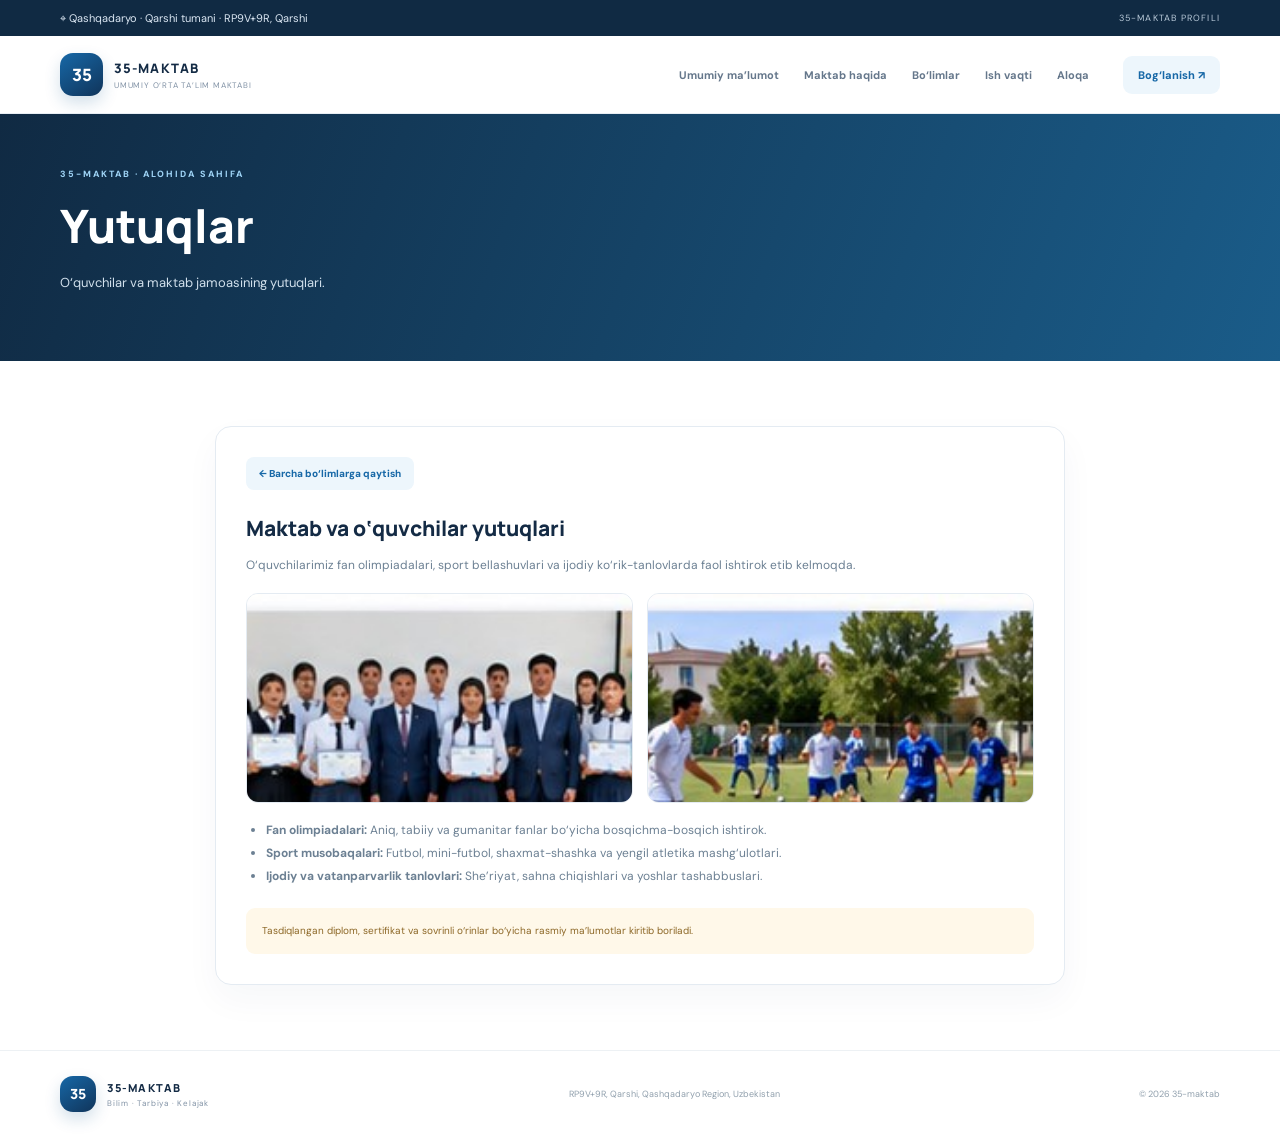
<file: yutuqlar.html>
<!doctype html><html lang="uz"><head><meta charset="utf-8"><meta name="viewport" content="width=device-width,initial-scale=1"><meta name="description" content="35-maktab — Yutuqlar. Qashqadaryo, Qarshi tumani, RP9V+9R, Qarshi."><meta name="theme-color" content="#102a43"><title>Yutuqlar | 35-Maktab</title><link rel="icon" href="assets/favicon.svg" type="image/svg+xml"><link rel="stylesheet" href="style.css"><link rel="preconnect" href="https://fonts.googleapis.com"><link rel="preconnect" href="https://fonts.gstatic.com" crossorigin><link href="https://fonts.googleapis.com/css2?family=DM+Sans:wght@400;500;600;700;800&family=Manrope:wght@400;500;600;700;800&display=swap" rel="stylesheet"><style>.subhero{padding:54px 0;background:linear-gradient(110deg,#102a43,#1a5c89);color:white}.subhero .section-label{color:#9ed3f5}.subhero h1{font:800 clamp(30px,5vw,46px) Manrope;margin:14px 0}.subhero p{color:#d1e0ec;max-width:650px;line-height:1.8;font-size:13px}.subcard{max-width:850px;margin:auto;border:1px solid #e4ebf2;border-radius:16px;padding:30px;background:white;box-shadow:0 15px 35px #163b5c0a}.subcard h2{font:800 21px Manrope;margin:0 0 12px}.subcard p,.subcard li{font-size:12px;color:#6c8093;line-height:1.9}.subcard ul{padding-left:20px;margin:16px 0}.backlink{display:inline-block;background:#edf6fc;color:#1768a7;border-radius:8px;padding:10px 13px;font-size:10px;font-weight:800;margin-bottom:24px}.subnote{padding:14px 16px;border-radius:9px;background:#fff8e9;color:#8c6726;font-size:10px;line-height:1.8;margin-top:20px}.subpage{padding:65px 0;min-height:47vh}</style></head><body><div class="topline"><div class="wrap topinner"><span>⌖ Qashqadaryo · Qarshi tumani · RP9V+9R, Qarshi</span><span class="topright">35-MAKTAB PROFILI</span></div></div><header class="header"><div class="wrap nav"><a class="brand" href="index.html"><span class="brandmark">35</span><span class="brandtext"><strong>35-MAKTAB</strong><small>UMUMIY O‘RTA TA’LIM MAKTABI</small></span></a><button class="menu" id="menuBtn" aria-label="Menyuni ochish">☰</button><nav id="navlinks"><a href="index.html#overview">Umumiy ma’lumot</a><a href="index.html#about">Maktab haqida</a><a href="index.html#directions">Bo‘limlar</a><a href="index.html#hours">Ish vaqti</a><a href="index.html#contact">Aloqa</a></nav><a class="header-cta" href="index.html#contact">Bog‘lanish ↗</a></div></header><main><section class="subhero"><div class="wrap"><div class="section-label">35-MAKTAB · ALOHIDA SAHIFA</div><h1>Yutuqlar</h1><p>O‘quvchilar va maktab jamoasining yutuqlari.</p></div></section><section class="subpage"><div class="wrap"><article class="subcard">
<a class="backlink" href="index.html#directions">← Barcha bo‘limlarga qaytish</a>
<h2>Maktab va o‘quvchilar yutuqlari</h2>
<p>O‘quvchilarimiz fan olimpiadalari, sport bellashuvlari va ijodiy ko‘rik-tanlovlarda faol ishtirok etib kelmoqda.</p>
<div style="display:grid;grid-template-columns:1fr 1fr;gap:14px;margin:16px 0">
  <img src="assets/achievement.jpg" alt="Taqdirlash va yutuqlar" style="width:100%;height:210px;object-fit:cover;border-radius:12px;border:1px solid #e4ebf2">
  <img src="assets/sports.jpg" alt="Sport yutuqlari" style="width:100%;height:210px;object-fit:cover;border-radius:12px;border:1px solid #e4ebf2">
</div>
<ul>
  <li><strong>Fan olimpiadalari:</strong> Aniq, tabiiy va gumanitar fanlar bo‘yicha bosqichma-bosqich ishtirok.</li>
  <li><strong>Sport musobaqalari:</strong> Futbol, mini-futbol, shaxmat-shashka va yengil atletika mashg‘ulotlari.</li>
  <li><strong>Ijodiy va vatanparvarlik tanlovlari:</strong> She’riyat, sahna chiqishlari va yoshlar tashabbuslari.</li>
</ul>
<div class="subnote">Tasdiqlangan diplom, sertifikat va sovrinli o‘rinlar bo‘yicha rasmiy ma’lumotlar kiritib boriladi.</div>
</article></div></section></main><footer class="footer"><div class="wrap footer-inner"><a class="brand footer-brand" href="index.html"><span class="brandmark">35</span><span class="brandtext"><strong>35-MAKTAB</strong><small>Bilim · Tarbiya · Kelajak</small></span></a><p>RP9V+9R, Qarshi, Qashqadaryo Region, Uzbekistan</p><span>© <span id="year"></span> 35-maktab</span></div></footer><script src="script.js"></script></body></html>
</file>
<file: style.css>
*{box-sizing:border-box}html{scroll-behavior:smooth;scroll-padding-top:90px}body{margin:0;background:#fff;color:#142b45;font-family:"DM Sans",sans-serif;font-size:14px}a{color:inherit;text-decoration:none}.wrap{width:min(1160px,calc(100% - 44px));margin:auto}.topline{background:#102a43;color:#dbe7f3;font-size:11px}.topinner{height:36px;display:flex;align-items:center;justify-content:space-between}.pin{font-size:16px;color:#7dd3fc;margin-right:7px}.topinner b{color:#6c89a3;margin:0 5px}.topright{letter-spacing:1.2px;font-size:9px;color:#b8c9d8}.dot{display:inline-block;width:5px;height:5px;background:#55d6a5;border-radius:50%;vertical-align:middle;margin:0 7px}.header{height:78px;background:#fff;border-bottom:1px solid #e8eef4;position:sticky;top:0;z-index:20}.nav{height:100%;display:flex;align-items:center;gap:34px}.brand{display:flex;align-items:center;gap:11px;flex-shrink:0}.brandmark{width:43px;height:43px;border-radius:13px;background:linear-gradient(145deg,#1768a7,#10345a);color:#fff;display:grid;place-items:center;font-family:Manrope;font-size:17px;font-weight:800;box-shadow:0 7px 16px #155b9130}.brandtext{display:grid;gap:3px}.brandtext strong{font:800 13px Manrope;letter-spacing:1.1px}.brandtext small{font-size:8px;color:#8192a5;letter-spacing:.8px}nav{display:flex;align-items:center;gap:25px;margin-left:auto}nav a{font-size:11px;color:#65778b;font-weight:700;white-space:nowrap;transition:.2s}nav a:hover,nav a.active{color:#1768a7}.header-cta{background:#edf6fc;color:#1768a7;border-radius:9px;padding:12px 15px;font-size:11px;font-weight:800;white-space:nowrap}.header-cta span{margin-left:8px}.menu{display:none;border:0;background:#eff5fa;border-radius:8px;padding:10px 12px;color:#173b5c}.hero{background:linear-gradient(110deg,#f3f8fc 0%,#f6f9fc 57%,#e9f3fa 100%);padding:28px 0 70px;overflow:hidden}.crumb{font-size:10px;color:#91a1b2;margin:4px 0 32px}.crumb span{margin:0 9px;color:#c1cbd5}.hero-grid{display:grid;grid-template-columns:1.08fr .92fr;align-items:center;gap:50px}.eyebrow,.section-label{font-size:9px;letter-spacing:2px;font-weight:800;color:#1971b2}.eyebrow{display:flex;align-items:center;gap:8px}.eyebrow-icon{width:22px;height:22px;background:#dceefa;color:#1768a7;display:grid;place-items:center;border-radius:7px;font-size:12px}.hero h1{font:800 clamp(40px,5vw,62px)/1.12 Manrope;margin:18px 0 14px;letter-spacing:-2.4px;color:#102a43}.verified{font:14px Arial;color:#1e9b78;vertical-align:middle;letter-spacing:0}.hero-lead{font-size:16px;line-height:1.8;color:#64788d;max-width:520px;margin:0}.hero-meta{display:flex;gap:22px;flex-wrap:wrap;margin:23px 0;color:#526b82;font-size:11px;font-weight:600}.meta-icon{font-size:15px;color:#1971b2;margin-right:7px}.hero-actions{display:flex;gap:11px;margin-top:28px}.btn{display:inline-flex;align-items:center;gap:18px;padding:14px 18px;border-radius:9px;font-size:11px;font-weight:800}.btn.primary{background:#1768a7;color:#fff;box-shadow:0 8px 18px #1768a72b}.btn.ghost{background:#fff;color:#41617d;border:1px solid #e1eaf1}.hero-visual{height:310px;position:relative;display:grid;place-items:center}.visual-orbit{position:absolute;border:1px solid #c9dfef;border-radius:50%;width:300px;height:300px}.orbit2{width:240px;height:240px;border-style:dashed;opacity:.8}.school-illustration{width:270px;height:200px;position:relative;z-index:1}.school-sun{position:absolute;right:35px;top:0;width:47px;height:47px;background:#ffcf72;border-radius:50%;box-shadow:0 0 0 12px #ffcf7224}.school-ground{position:absolute;bottom:13px;left:0;right:0;height:15px;background:#b8d8c5;border-radius:50%}.school-building{position:absolute;bottom:25px;left:35px;width:200px;height:117px;background:#fff;border:2px solid #b8d3e5;border-radius:5px 5px 2px 2px;box-shadow:0 12px 24px #365a7519}.school-roof{position:absolute;bottom:140px;left:22px;width:226px;height:0;border-left:113px solid transparent;border-right:113px solid transparent;border-bottom:45px solid #1c5d8b}.school-sign{background:#edf5fa;color:#1c5d8b;font:800 10px Manrope;letter-spacing:1px;text-align:center;padding:7px}.school-windows{display:grid;grid-template-columns:repeat(3,27px);justify-content:space-around;padding:10px 7px}.school-windows i{height:28px;background:#a8d6ee;border:3px solid #e6f2f9;border-radius:3px}.school-door{position:absolute;bottom:0;left:84px;width:30px;height:43px;background:#d4a66e;border:3px solid #f0dfc7;border-bottom:0;border-radius:10px 10px 0 0}.tree{position:absolute;bottom:31px;width:28px;height:57px;background:#8ac6a0;border-radius:50% 50% 35% 35%;box-shadow:0 22px 0 -10px #b8d8c5}.tree:after{content:"";position:absolute;width:6px;height:30px;background:#b58a62;bottom:-20px;left:11px}.tree1{left:8px}.tree2{right:0;transform:scale(.8)}.visual-tag{position:absolute;bottom:4px;right:0;background:#fff;padding:12px 16px;border-radius:12px;display:flex;gap:10px;align-items:center;box-shadow:0 12px 30px #173b5c17}.visual-tag>span{width:30px;height:30px;border-radius:9px;background:#eaf5fc;color:#1971b2;display:grid;place-items:center}.visual-tag div{display:grid;gap:3px}.visual-tag b{font-size:10px}.visual-tag small{font-size:9px;color:#8495a7}.quick-wrap{margin-top:-31px;position:relative;z-index:2}.quick-grid{display:grid;grid-template-columns:repeat(4,1fr);background:#fff;border:1px solid #e7edf3;border-radius:14px;box-shadow:0 14px 35px #163b5c0d;overflow:hidden}.quick-card{display:flex;align-items:center;gap:12px;padding:20px 18px;border-right:1px solid #edf1f5}.quick-card:last-child{border:0}.quick-icon{width:38px;height:38px;border-radius:11px;display:grid;place-items:center;font-size:17px;flex-shrink:0}.blue{background:#e8f4fc;color:#1971b2}.violet{background:#f0edff;color:#7461c7}.amber{background:#fff5e4;color:#d38a1d}.green{background:#e8f7f0;color:#23966b}.quick-card div{display:grid;gap:4px;min-width:0}.quick-card small{font-size:8px;letter-spacing:1.2px;color:#93a1af;font-weight:800}.quick-card b{font-size:11px;white-space:nowrap}.quick-card div span{font-size:9px;color:#8999a9;white-space:nowrap}.section{padding:85px 0}.two-col{display:grid;grid-template-columns:1fr .9fr;gap:100px;align-items:center}.section h2{font:800 clamp(27px,3vw,36px)/1.2 Manrope;letter-spacing:-1px;margin:12px 0 16px;color:#132e49}.section-intro{font-size:13px;line-height:1.9;color:#687e92;max-width:560px}.muted{font-size:11px;line-height:1.9;color:#91a0ae;max-width:560px}.text-link{display:inline-flex;gap:17px;align-items:center;color:#1768a7;font-size:11px;font-weight:800;margin-top:14px}.text-link span{font-size:18px}.info-panel{border:1px solid #e4ebf2;border-radius:14px;padding:22px 25px;box-shadow:0 13px 32px #153b5c0a}.panel-head{display:flex;align-items:center;gap:11px;padding-bottom:17px;border-bottom:1px solid #edf1f5}.panel-icon{width:37px;height:37px;border-radius:10px;background:#eaf4fb;color:#1768a7;display:grid;place-items:center;font-size:17px}.panel-head div{display:grid;gap:3px}.panel-head b{font-size:12px}.panel-head small{font-size:9px;color:#8c9baa}.panel-pill{margin-left:auto;font-size:8px;letter-spacing:1px;color:#26876d;background:#e9f7f1;border-radius:20px;padding:6px 9px;font-weight:800}.data-row{display:flex;justify-content:space-between;gap:20px;padding:13px 0;border-bottom:1px solid #f0f3f6;font-size:10px}.data-row:last-child{border:0}.data-row span{color:#8797a6}.data-row b{color:#304a62;text-align:right}.soft{background:#f5f8fb}.section-heading{display:flex;justify-content:space-between;align-items:end;margin-bottom:28px}.section-heading h2{margin-bottom:8px}.section-heading .section-intro{margin:0}.heading-note{font-size:9px;letter-spacing:1px;color:#91a0af;font-weight:800}.heading-note b{color:#1768a7;font-size:15px;margin-left:8px}.directory-grid{display:grid;grid-template-columns:repeat(3,1fr);gap:14px}.directory-card{position:relative;display:flex;flex-direction:column;min-height:205px;padding:22px;background:#fff;border:1px solid #e5ecf2;border-radius:13px;transition:transform .22s,box-shadow .22s,border-color .22s}.directory-card:hover{transform:translateY(-4px);border-color:#c8ddec;box-shadow:0 15px 30px #183c5c10}.dir-icon{width:40px;height:40px;display:grid;place-items:center;border-radius:11px;font-size:18px;margin-bottom:18px}.c1{background:#eaf4fc;color:#1768a7}.c2{background:#f0edff;color:#7565c7}.c3{background:#fff4e2;color:#d18a20}.c4{background:#e9f7f1;color:#23966b}.c5{background:#fff0f1;color:#d16d78}.c6{background:#eaf1ff;color:#527ac0}.dir-arrow{position:absolute;right:22px;top:23px;color:#9babb9;font-size:17px}.directory-card h3{font:800 14px Manrope;margin:0 0 8px;color:#193650}.directory-card p{font-size:10px;line-height:1.7;color:#8393a2;margin:0 0 18px}.dir-bottom{margin-top:auto;padding-top:12px;border-top:1px solid #eef2f5;color:#1768a7;font-size:9px;font-weight:800;display:flex;justify-content:space-between}.hours-layout,.map-layout{display:grid;grid-template-columns:.85fr 1.15fr;gap:85px;align-items:center}.notice{margin-top:23px;padding:14px 16px;background:#fff8e9;border:1px solid #f4e6c8;border-radius:10px;display:grid;gap:5px}.notice b{font-size:10px;color:#8c6726}.notice span{font-size:9px;color:#a48c60}.hours-card{border:1px solid #e4ebf2;border-radius:14px;padding:22px 24px}.hours-head{display:flex;justify-content:space-between;align-items:center;margin-bottom:12px}.hours-head b{font:800 14px Manrope}.status{background:#fff5e5;color:#a4772c;padding:6px 9px;border-radius:20px;font-size:8px;font-weight:800}.hours-row{display:flex;justify-content:space-between;padding:15px 0;border-bottom:1px solid #edf1f5;font-size:10px}.hours-row span{color:#8494a3}.hours-row b{font-size:10px;color:#536b80}.hours-card>small{display:block;margin-top:14px;color:#9ba8b4;font-size:9px}.map-section{background:#f5f8fb}.map-placeholder{height:280px;border-radius:15px;position:relative;overflow:hidden;background:#e8f0ed;border:1px solid #dce8e3}.map-grid{position:absolute;inset:0;background-image:linear-gradient(30deg,transparent 47%,#fff 48%,#fff 51%,transparent 52%),linear-gradient(120deg,transparent 46%,#fff 47%,#fff 50%,transparent 51%);background-size:95px 90px,130px 110px;opacity:.85}.map-pin{position:absolute;left:52%;top:38%;width:48px;height:48px;border-radius:50% 50% 50% 8px;transform:rotate(-45deg);background:#1768a7;display:grid;place-items:center;box-shadow:0 8px 18px #1768a744}.map-pin span{transform:rotate(45deg);color:#fff;font:800 13px Manrope}.map-label{position:absolute;left:calc(52% + 35px);top:35%;background:#fff;padding:10px 13px;border-radius:9px;box-shadow:0 8px 20px #183c5c16;display:grid;gap:4px}.map-label b{font-size:10px}.map-label small{font-size:8px;color:#8b9aa8}.map-caption{position:absolute;bottom:12px;left:13px;background:#ffffffd9;padding:7px 10px;border-radius:6px;color:#81918f;font-size:8px}.contact-section{padding:68px 0}.contact-box{background:linear-gradient(110deg,#102a43,#174f78);border-radius:17px;padding:37px 42px;color:#fff;display:grid;grid-template-columns:1fr 1fr;gap:50px;align-items:center}.section-label.light{color:#92c9ee}.contact-box h2{color:#fff;margin:12px 0;font-size:30px}.contact-box>div:first-child p{font-size:11px;line-height:1.8;color:#c0d1df;max-width:390px}.contact-details{display:grid;gap:15px}.contact-details>div{display:flex;gap:12px;align-items:center}.contact-details>div>span{width:34px;height:34px;border-radius:9px;background:#ffffff17;display:grid;place-items:center;color:#a9d7f4}.contact-details p{display:grid;gap:4px;margin:0}.contact-details small{font-size:8px;letter-spacing:1px;color:#9cb9ce}.contact-details b{font-size:10px;color:#fff}.footer{border-top:1px solid #edf1f4;padding:25px 0}.footer-inner{display:flex;align-items:center;justify-content:space-between;gap:20px}.footer-brand .brandmark{width:36px;height:36px;font-size:14px}.footer-brand .brandtext strong{font-size:11px}.footer-brand .brandtext small{font-size:8px}.footer-inner>p,.footer-inner>span{font-size:9px;color:#91a0ad}.footer-inner>span{white-space:nowrap}
@media(max-width:980px){.nav{gap:15px}nav{gap:14px}nav a{font-size:10px}.header-cta{display:none}.quick-card{padding:17px 12px}.quick-card div span{white-space:normal}.two-col{gap:50px}.hours-layout,.map-layout{gap:45px}}
@media(max-width:720px){.wrap{width:min(100% - 30px,560px)}.topinner{height:auto;min-height:34px;font-size:9px}.topright{display:none}.header{height:66px}.nav{justify-content:space-between}.menu{display:block;margin-left:auto}nav{display:none;position:absolute;left:15px;right:15px;top:61px;background:#fff;border:1px solid #e5edf3;border-radius:12px;padding:12px;box-shadow:0 15px 30px #143b5b18;align-items:stretch;flex-direction:column;gap:0}nav.open{display:flex}nav a{padding:12px 9px;border-bottom:1px solid #f0f3f6;font-size:12px}nav a:last-child{border:0}.hero{padding:20px 0 52px}.crumb{margin-bottom:22px}.hero-grid{grid-template-columns:1fr;gap:5px}.hero h1{font-size:43px}.hero-lead{font-size:14px}.hero-meta{gap:10px;flex-direction:column}.hero-visual{height:250px;max-width:400px;width:100%;margin:0 auto}.school-illustration{transform:scale(.85)}.visual-orbit{transform:scale(.82)}.quick-wrap{margin-top:-20px}.quick-grid{grid-template-columns:1fr 1fr}.quick-card{border-bottom:1px solid #edf1f5}.quick-card:nth-child(2){border-right:0}.quick-card:nth-child(3),.quick-card:nth-child(4){border-bottom:0}.quick-card b{white-space:normal}.section{padding:60px 0}.two-col,.hours-layout,.map-layout{grid-template-columns:1fr;gap:30px}.section-heading{align-items:start;gap:10px;flex-direction:column}.directory-grid{grid-template-columns:1fr 1fr;gap:10px}.directory-card{padding:16px;min-height:190px}.directory-card h3{font-size:12px}.directory-card p{font-size:9px}.dir-icon{margin-bottom:14px}.contact-box{grid-template-columns:1fr;padding:27px 22px;gap:25px}.contact-box h2{font-size:26px}.footer-inner{flex-wrap:wrap}.footer-inner>p{order:3;width:100%;margin:0}.footer-inner>span{white-space:normal}}
@media(max-width:390px){.directory-grid{grid-template-columns:1fr}.quick-card{gap:8px;padding:14px 9px}.quick-icon{width:32px;height:32px}.quick-card div span{font-size:8px}.hero h1{font-size:38px}.hero-actions{flex-wrap:wrap}}

/* Real interactive map embed */
.real-map-wrap{overflow:hidden;border:1px solid #dce8e3;border-radius:15px;background:#e8f0ed;box-shadow:0 14px 30px #163b5c0a}
.real-map{display:block;width:100%;height:300px;border:0}
.map-under{display:flex;justify-content:space-between;align-items:center;gap:12px;padding:13px 16px;background:#fff;font-size:9px;color:#718394}
.map-under a{color:#1768a7;font-weight:800;white-space:nowrap}
@media(max-width:720px){.real-map{height:260px}.map-under{align-items:flex-start;flex-direction:column;gap:8px}}

/* AI-generated illustrative photography */
.hero-visual.hero-photo{height:330px;display:block;border-radius:20px;overflow:hidden;box-shadow:0 22px 55px #173b5c20;background:#dce9f2}
.hero-photo>img{width:100%;height:100%;display:block;object-fit:cover;object-position:center}
.photo-caption{position:absolute;left:16px;bottom:16px;background:#ffffffed;padding:11px 15px;border-radius:12px;display:flex;gap:10px;align-items:center;box-shadow:0 8px 25px #102a4320}
.photo-caption>span{width:30px;height:30px;border-radius:9px;background:#eaf5fc;color:#1971b2;display:grid;place-items:center}
.photo-caption div{display:grid;gap:3px}.photo-caption b{font-size:10px}.photo-caption small{font-size:9px;color:#8495a7}
.ai-note{position:absolute;right:12px;top:12px;background:#102a43bd;color:#fff;border-radius:6px;padding:6px 8px;font-size:7px;letter-spacing:1px;font-weight:800}
.gallery-grid{display:grid;grid-template-columns:repeat(3,1fr);gap:16px;margin-top:22px}
.gallery-item{margin:0;border:1px solid #e5ecf2;border-radius:13px;overflow:hidden;background:#fff;box-shadow:0 10px 25px #173b5c0a}
.gallery-item img{display:block;width:100%;height:190px;object-fit:cover}.gallery-item figcaption{padding:13px 15px;font-size:11px;font-weight:800;color:#28445d}.gallery-item figcaption small{display:block;margin-top:5px;color:#98a5b1;font-size:8px;font-weight:500}
@media(max-width:720px){.hero-visual.hero-photo{height:230px;margin-top:14px}.gallery-grid{grid-template-columns:1fr}.gallery-item img{height:210px}}

/* Clickable email link & copy button */
.contact-details a{color:#fff;text-decoration:none;transition:color .2s,opacity .2s}
.contact-details a:hover,.contact-details a:focus-visible{color:#9ed3f5;text-decoration:underline;text-underline-offset:3px}
.contact-email-link{display:inline-flex;align-items:center;gap:5px;word-break:break-all}
.contact-email-link .mail-ext{font-size:10px;opacity:.85}
.email-contact-row p{display:flex;flex-direction:column;align-items:flex-start;gap:5px}
.copy-email-btn{margin-top:2px;background:#ffffff1a;color:#dbeeff;border:1px solid #ffffff30;border-radius:6px;padding:4px 9px;font-family:"DM Sans",sans-serif;font-size:9px;font-weight:700;cursor:pointer;transition:background .2s,color .2s,border-color .2s}
.copy-email-btn:hover,.copy-email-btn:focus-visible{background:#ffffff2e;color:#fff;border-color:#9ed3f5}
.copy-email-btn.copied{background:#1e9b78;border-color:#1e9b78;color:#fff}

/* Rich directory card content previews on index.html */
.directory-card{min-height:265px}
.dir-preview{margin:4px 0 16px;padding:12px;border-radius:10px;background:#f7fafe;border:1px solid #e7eff6;display:grid;gap:8px}
.dir-people{display:grid;grid-template-columns:repeat(3,1fr);gap:8px;text-align:center}
.dir-person img{width:46px;height:54px;object-fit:cover;object-position:top center;border-radius:8px;display:block;margin:0 auto 4px;border:1px solid #dce6f0}
.dir-person b{display:block;font-size:9px;color:#142b45;line-height:1.25}
.dir-person small{display:block;font-size:7.5px;color:#6c8093;line-height:1.2}
.dir-mini-table{width:100%;border-collapse:collapse;font-size:8.5px}
.dir-mini-table th,.dir-mini-table td{padding:4px 6px;border-bottom:1px solid #e6eef5;text-align:left;color:#304a62}
.dir-mini-table th{color:#1768a7;font-weight:800;background:#eef5fb}
.dir-mini-table tr:last-child td{border-bottom:0}
.dir-ach-row{display:flex;gap:8px;align-items:center}
.dir-ach-row img{width:66px;height:52px;object-fit:cover;border-radius:7px;flex-shrink:0}
.dir-ach-list{display:grid;gap:4px;font-size:8.5px;color:#304a62}
.dir-ach-list span{display:block;line-height:1.3}
.dir-news-item{display:flex;justify-content:space-between;align-items:baseline;gap:8px;font-size:8.5px;padding:3px 0;border-bottom:1px dashed #e3ebf2}
.dir-news-item:last-child{border-bottom:0}
.dir-news-item b{color:#142b45;font-weight:700}
.dir-news-item small{color:#1768a7;font-weight:800;white-space:nowrap}
.dir-clubs-grid{display:grid;grid-template-columns:1fr 1fr;gap:6px;font-size:8.5px}
.dir-club-chip{background:#fff;border:1px solid #e3ebf2;border-radius:7px;padding:6px 7px}
.dir-club-chip b{display:block;color:#142b45;font-size:8.5px}
.dir-club-chip small{color:#6c8093;font-size:7.5px}
.dir-gal-strip{display:grid;grid-template-columns:repeat(3,1fr);gap:6px}
.dir-gal-strip img{width:100%;height:54px;object-fit:cover;border-radius:7px;display:block}

/* Rich subpage cards & grids */
.subcard{max-width:920px}
.staff-grid{display:grid;grid-template-columns:repeat(3,1fr);gap:16px;margin:18px 0}
.staff-card{border:1px solid #e4ebf2;border-radius:14px;padding:16px;background:#fafcff;display:flex;flex-direction:column;gap:8px}
.staff-card img{width:100%;height:195px;object-fit:cover;object-position:top center;border-radius:10px;border:1px solid #dce6f0}
.staff-role{display:inline-block;width:fit-content;background:#e8f4fc;color:#1768a7;font-size:10px;font-weight:800;padding:4px 9px;border-radius:20px}
.staff-card h3{margin:2px 0 0;font:800 15px Manrope;color:#132e49}
.staff-card p{margin:0;font-size:11.5px;color:#64788d;line-height:1.6}
.info-table{width:100%;border-collapse:collapse;margin:16px 0;font-size:12px}
.info-table th,.info-table td{padding:10px 12px;border:1px solid #e4ebf2;text-align:left}
.info-table th{background:#f2f7fc;color:#132e49;font-weight:800}
.info-table td{color:#41617d}
@media(max-width:720px){
  .staff-grid{grid-template-columns:1fr}
  .dir-people{gap:5px}
  .dir-person img{width:38px;height:46px}
}
</file>
